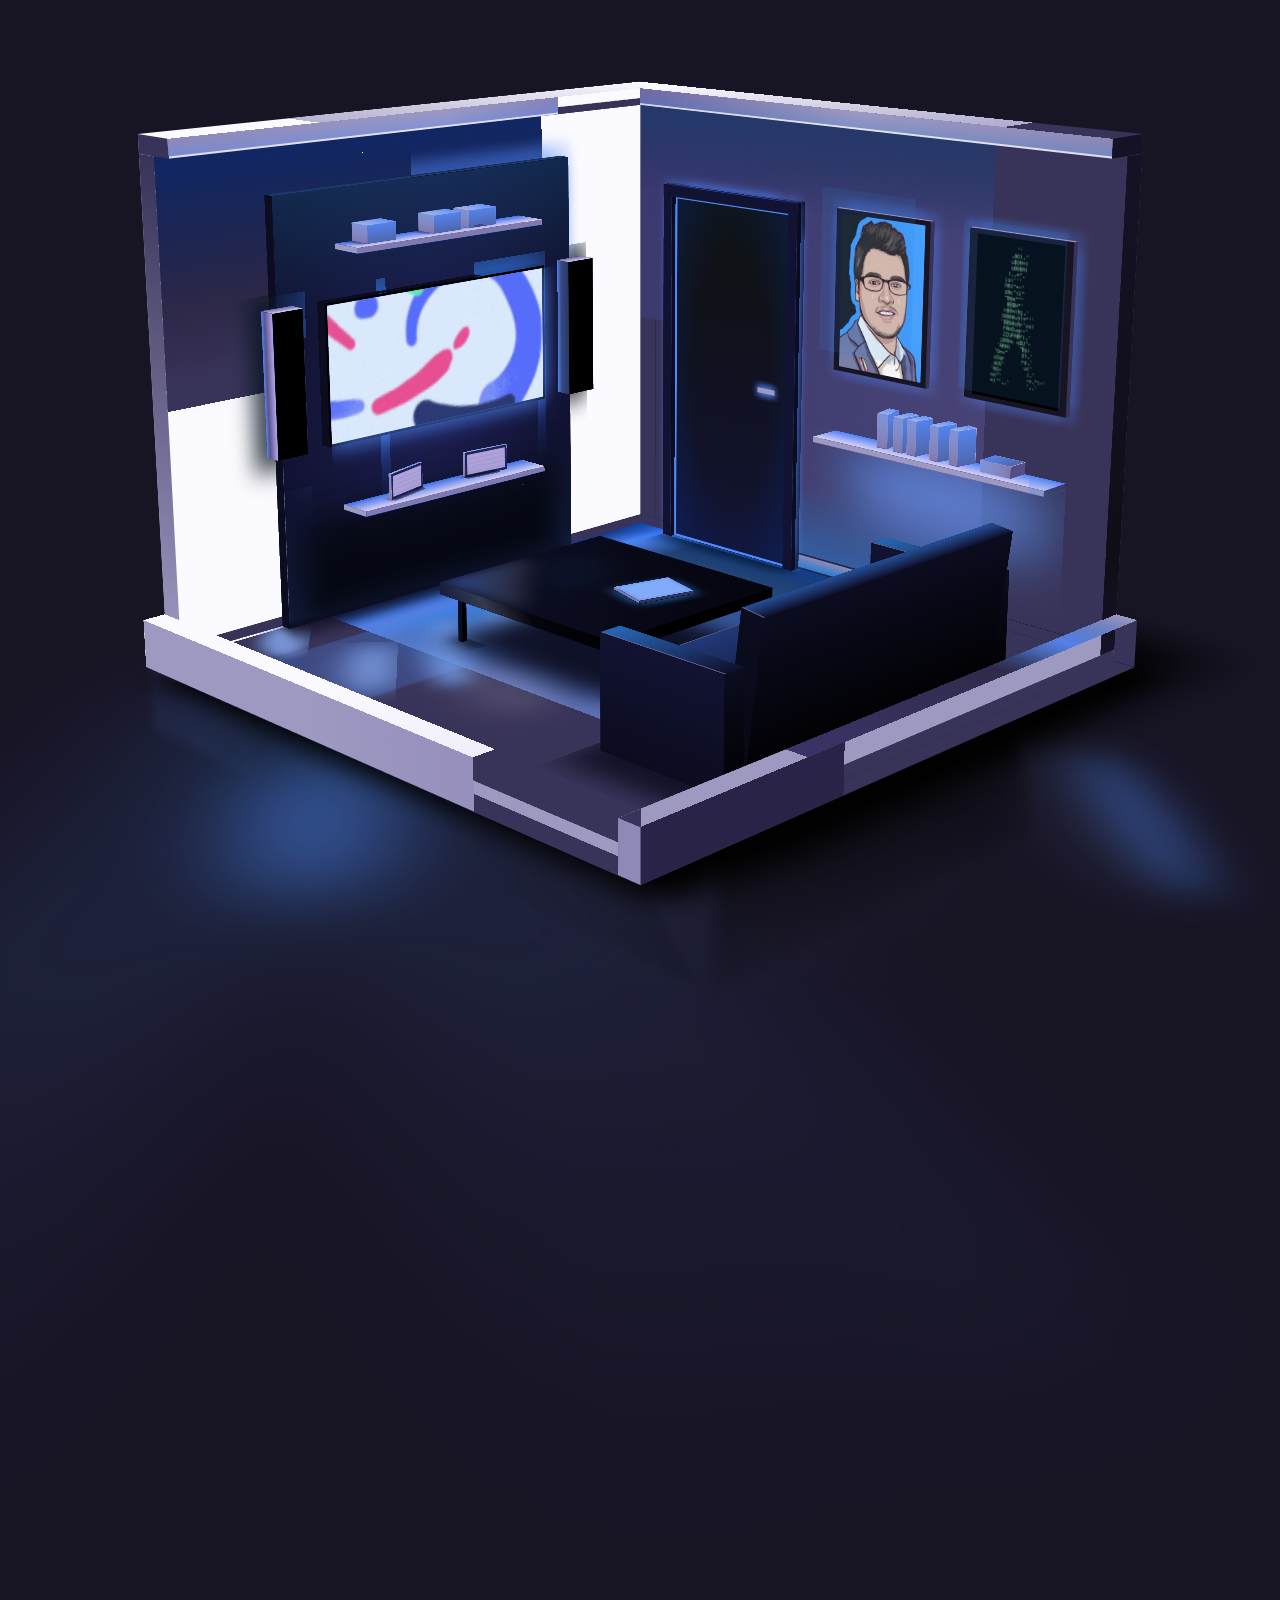
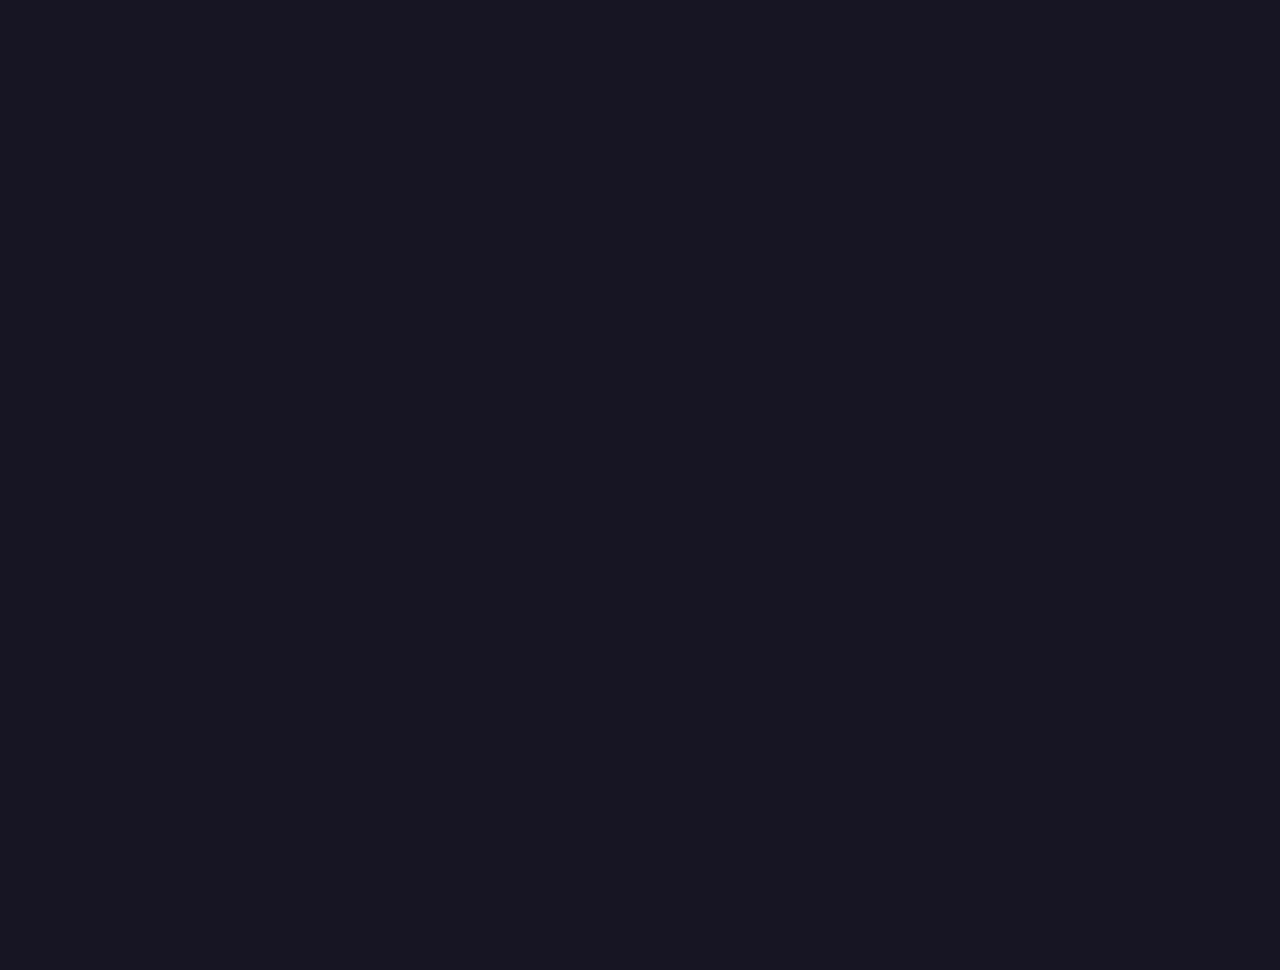
<file: Registration-Deploy/main/iframe/index.html>
<!DOCTYPE html>
<html lang="en" >
<head>
  <meta charset="UTF-8">
  <title>CodePen - 3D Room - Pure CSS</title>
  <meta name="viewport" content="width=device-width, initial-scale=1"><link rel="stylesheet" href="./style.css">

</head>
<body>
<!-- partial:index.partial.html -->
<div class="house" id="h"> 
  <div class="h-lights">
    <div class="h-light"></div>
    <div class="h-light"></div>
    <div class="h-light"></div>
    <div class="h-light"></div>
    <div class="h-light"></div>
    <div class="h-light"></div>
  </div>
  <div class="h-shadow"></div>
  <div class="alt">
    <div class="alt__front face"> </div>
    <div class="alt__back face"> </div>
    <div class="alt__right face"> </div>
    <div class="alt__left face"> </div>
    <div class="alt__top face"> 
      <div class="light"></div>
      <div class="light"></div>
      <div class="light"></div>
      <div class="light"></div>
      <div class="light"></div>
      <div class="light"></div>
      <div class="light"></div>
      <div class="light"></div>
      <div class="light"></div>
    </div>
    <div class="alt__bottom face"> </div>
  </div>
  <div class="alb">
    <div class="alb__front face"> </div>
    <div class="alb__back face"> </div>
    <div class="alb__right face"> </div>
    <div class="alb__left face"> </div>
    <div class="alb__top face"> </div>
    <div class="alb__bottom face"> </div>
  </div>
  <div class="arb">
    <div class="arb__front face"> </div>
    <div class="arb__back face"> </div>
    <div class="arb__right face"> </div>
    <div class="arb__left face"> </div>
    <div class="arb__top face"> </div>
    <div class="arb__bottom face"> </div>
  </div>
  <div class="blt">
    <div class="blt__front face"> </div>
    <div class="blt__back face"> </div>
    <div class="blt__right face"> </div>
    <div class="blt__left face"> </div>
    <div class="blt__top face"> </div>
    <div class="blt__bottom face"> </div>
  </div>
  <div class="blt2">
    <div class="blt2__front face"> </div>
    <div class="blt2__back face"> </div>
    <div class="blt2__right face"> </div>
    <div class="blt2__left face"> </div>
    <div class="blt2__top face"> </div>
    <div class="blt2__bottom face"> </div>
  </div>
  <div class="blb">
    <div class="blb__front face"> </div>
    <div class="blb__back face"> </div>
    <div class="blb__right face"> </div>
    <div class="blb__left face"> </div>
    <div class="blb__top face"> </div>
    <div class="blb__bottom face"> </div>
  </div>
  <div class="blb2">
    <div class="blb2__front face"> </div>
    <div class="blb2__back face"> </div>
    <div class="blb2__right face"> </div>
    <div class="blb2__left face"> </div>
    <div class="blb2__top face"> </div>
    <div class="blb2__bottom face"> </div>
  </div>
  <div class="puerta-c">
    <div class="puerta">
      <div class="puerta__front face"> </div>
      <div class="puerta__back face"> </div>
      <div class="puerta__right face"> </div>
      <div class="puerta__left face"> </div>
      <div class="puerta__top face"> </div>
      <div class="puerta__bottom face"> </div>
    </div>
    <div class="puerta-l">
      <div class="puerta-l__front face"> </div>
      <div class="puerta-l__back face"> </div>
      <div class="puerta-l__right face"> </div>
      <div class="puerta-l__left face"> </div>
      <div class="puerta-l__top face"> </div>
      <div class="puerta-l__bottom face"> </div>
    </div>
    <div class="puerta-r">
      <div class="puerta-r__front face"> </div>
      <div class="puerta-r__back face"> </div>
      <div class="puerta-r__right face"> </div>
      <div class="puerta-r__left face"> </div>
      <div class="puerta-r__top face"> </div>
      <div class="puerta-r__bottom face"> </div>
    </div>
    <div class="puerta-t">
      <div class="puerta-t__front face"> </div>
      <div class="puerta-t__back face"> </div>
      <div class="puerta-t__right face"> </div>
      <div class="puerta-t__left face"> </div>
      <div class="puerta-t__top face"> </div>
      <div class="puerta-t__bottom face"> </div>
    </div>
  </div>
  <div class="cuadro-l">
    <div class="cuadro-l__front face"> </div>
    <div class="cuadro-l__back face"> </div>
    <div class="cuadro-l__right face"> </div>
    <div class="cuadro-l__left face"> </div>
    <div class="cuadro-l__top face"> </div>
    <div class="cuadro-l__bottom face"> </div>
  </div>
  <div class="cuadro-r">
    <div class="cuadro-r__front face"> </div>
    <div class="cuadro-r__back face"> </div>
    <div class="cuadro-r__right face"> </div>
    <div class="cuadro-r__left face"> </div>
    <div class="cuadro-r__top face"> </div>
    <div class="cuadro-r__bottom face"> </div>
  </div>
  <div class="librero">
    <div class="librero__front face"> </div>
    <div class="librero__back face"> </div>
    <div class="librero__right face"> </div>
    <div class="librero__left face"> </div>
    <div class="librero__top face"> </div>
    <div class="librero__bottom face">    </div>
  </div>
  <div class="libros"> 
    <div class="libro">
      <div class="libro__front face"> </div>
      <div class="libro__back face"> </div>
      <div class="libro__right face"> </div>
      <div class="libro__left face"> </div>
      <div class="libro__top face"> </div>
      <div class="libro__bottom face"> </div>
    </div>
    <div class="libro">
      <div class="libro__front face"> </div>
      <div class="libro__back face"> </div>
      <div class="libro__right face"> </div>
      <div class="libro__left face"> </div>
      <div class="libro__top face"> </div>
      <div class="libro__bottom face"> </div>
    </div>
    <div class="libro">
      <div class="libro__front face"> </div>
      <div class="libro__back face"> </div>
      <div class="libro__right face"> </div>
      <div class="libro__left face"> </div>
      <div class="libro__top face"> </div>
      <div class="libro__bottom face"> </div>
    </div>
    <div class="libro">
      <div class="libro__front face"> </div>
      <div class="libro__back face"> </div>
      <div class="libro__right face"> </div>
      <div class="libro__left face"> </div>
      <div class="libro__top face"> </div>
      <div class="libro__bottom face"> </div>
    </div>
    <div class="libro">
      <div class="libro__front face"> </div>
      <div class="libro__back face"> </div>
      <div class="libro__right face"> </div>
      <div class="libro__left face"> </div>
      <div class="libro__top face"> </div>
      <div class="libro__bottom face"> </div>
    </div>
    <div class="libro">
      <div class="libro__front face"> </div>
      <div class="libro__back face"> </div>
      <div class="libro__right face"> </div>
      <div class="libro__left face"> </div>
      <div class="libro__top face"> </div>
      <div class="libro__bottom face"> </div>
    </div>
  </div>
  <div class="fotos"> 
    <div class="foto">
      <div class="foto__front face"> </div>
      <div class="foto__back face"> </div>
      <div class="foto__right face"> </div>
      <div class="foto__left face"> </div>
      <div class="foto__top face"> </div>
      <div class="foto__bottom face"> </div>
    </div>
    <div class="foto">
      <div class="foto__front face"> </div>
      <div class="foto__back face"> </div>
      <div class="foto__right face"> </div>
      <div class="foto__left face"> </div>
      <div class="foto__top face"> </div>
      <div class="foto__bottom face"> </div>
    </div>
  </div>
  <div class="cajas"> 
    <div class="caja">
      <div class="caja__front face"> </div>
      <div class="caja__back face"> </div>
      <div class="caja__right face"> </div>
      <div class="caja__left face"> </div>
      <div class="caja__top face"> </div>
      <div class="caja__bottom face"> </div>
    </div>
    <div class="caja">
      <div class="caja__front face"> </div>
      <div class="caja__back face"> </div>
      <div class="caja__right face"> </div>
      <div class="caja__left face"> </div>
      <div class="caja__top face"> </div>
      <div class="caja__bottom face"> </div>
    </div>
    <div class="caja">
      <div class="caja__front face"> </div>
      <div class="caja__back face"> </div>
      <div class="caja__right face"> </div>
      <div class="caja__left face"> </div>
      <div class="caja__top face"> </div>
      <div class="caja__bottom face"> </div>
    </div>
  </div>
  <div class="tv">
    <div class="tv__front face"> </div>
    <div class="tv__back face"> </div>
    <div class="tv__right face"> </div>
    <div class="tv__left face"> </div>
    <div class="tv__top face"> </div>
    <div class="tv__bottom face"> </div>
  </div>
  <div class="repisa-t">
    <div class="repisa-t__front face"> </div>
    <div class="repisa-t__back face"> </div>
    <div class="repisa-t__right face"> </div>
    <div class="repisa-t__left face"> </div>
    <div class="repisa-t__top face"> </div>
    <div class="repisa-t__bottom face"> </div>
  </div>
  <div class="repisa-b">
    <div class="repisa-b__front face"> </div>
    <div class="repisa-b__back face"> </div>
    <div class="repisa-b__right face"> </div>
    <div class="repisa-b__left face"> </div>
    <div class="repisa-b__top face"> </div>
    <div class="repisa-b__bottom face"> </div>
  </div>
  <div class="bocina-l">
    <div class="bocina-l__front face"> </div>
    <div class="bocina-l__back face"> </div>
    <div class="bocina-l__right face"> </div>
    <div class="bocina-l__left face"> </div>
    <div class="bocina-l__top face"> </div>
    <div class="bocina-l__bottom face"> </div>
  </div>
  <div class="bocina-r">
    <div class="bocina-r__front face"> </div>
    <div class="bocina-r__back face"> </div>
    <div class="bocina-r__right face"> </div>
    <div class="bocina-r__left face"> </div>
    <div class="bocina-r__top face"> </div>
    <div class="bocina-r__bottom face"> </div>
  </div>
  <div class="muro">
    <div class="muro__front face"> </div>
    <div class="muro__back face"> </div>
    <div class="muro__right face"> </div>
    <div class="muro__left face"> </div>
    <div class="muro__top face"> </div>
    <div class="muro__bottom face"> </div>
  </div>
  <div class="sillon-c">
    <div class="sillon-b">
      <div class="sillon-b__front face"> </div>
      <div class="sillon-b__back face"> </div>
      <div class="sillon-b__right face"> </div>
      <div class="sillon-b__left face"> </div>
      <div class="sillon-b__top face"> </div>
      <div class="sillon-b__bottom face"> </div>
    </div>
    <div class="sillon-t">
      <div class="sillon-t__front face"> </div>
      <div class="sillon-t__back face"> </div>
      <div class="sillon-t__right face"> </div>
      <div class="sillon-t__left face"> </div>
      <div class="sillon-t__top face"> </div>
      <div class="sillon-t__bottom face"> </div>
    </div>
    <div class="sillon-l">
      <div class="sillon-l__front face"> </div>
      <div class="sillon-l__back face"> </div>
      <div class="sillon-l__right face"> </div>
      <div class="sillon-l__left face"> </div>
      <div class="sillon-l__top face"> </div>
      <div class="sillon-l__bottom face"> </div>
    </div>
    <div class="sillon-r">
      <div class="sillon-r__front face"> </div>
      <div class="sillon-r__back face"> </div>
      <div class="sillon-r__right face"> </div>
      <div class="sillon-r__left face"> </div>
      <div class="sillon-r__top face"> </div>
      <div class="sillon-r__bottom face"> </div>
    </div>
  </div>
  <div class="mesa-c">
    <div class="mesa">
      <div class="mesa__front face"> </div>
      <div class="mesa__back face"> </div>
      <div class="mesa__right face"> </div>
      <div class="mesa__left face"> </div>
      <div class="mesa__top face"> </div>
      <div class="mesa__bottom face"> </div>
    </div>
    <div class="mesa-p">
      <div class="mesa-p__front face"> </div>
      <div class="mesa-p__back face"> </div>
      <div class="mesa-p__right face"> </div>
      <div class="mesa-p__left face"> </div>
      <div class="mesa-p__top face"> </div>
      <div class="mesa-p__bottom face"> </div>
    </div>
    <div class="mesa-p">
      <div class="mesa-p__front face"> </div>
      <div class="mesa-p__back face"> </div>
      <div class="mesa-p__right face"> </div>
      <div class="mesa-p__left face"> </div>
      <div class="mesa-p__top face"> </div>
      <div class="mesa-p__bottom face"> </div>
    </div>
    <div class="mesa-p">
      <div class="mesa-p__front face"> </div>
      <div class="mesa-p__back face"> </div>
      <div class="mesa-p__right face"> </div>
      <div class="mesa-p__left face"> </div>
      <div class="mesa-p__top face"> </div>
      <div class="mesa-p__bottom face"> </div>
    </div>
    <div class="mesa-p">
      <div class="mesa-p__front face"> </div>
      <div class="mesa-p__back face"> </div>
      <div class="mesa-p__right face"> </div>
      <div class="mesa-p__left face"> </div>
      <div class="mesa-p__top face"> </div>
      <div class="mesa-p__bottom face"> </div>
    </div>
    <div class="mesa-shadow"></div>
  </div>
  <div class="tablet">
    <div class="tablet__front face"> </div>
    <div class="tablet__back face"> </div>
    <div class="tablet__right face"> </div>
    <div class="tablet__left face"> </div>
    <div class="tablet__top face"> </div>
    <div class="tablet__bottom face">    </div>
  </div>
</div>
<!-- partial -->
  <script  src="./script.js"></script>

</body>
</html>
</file>
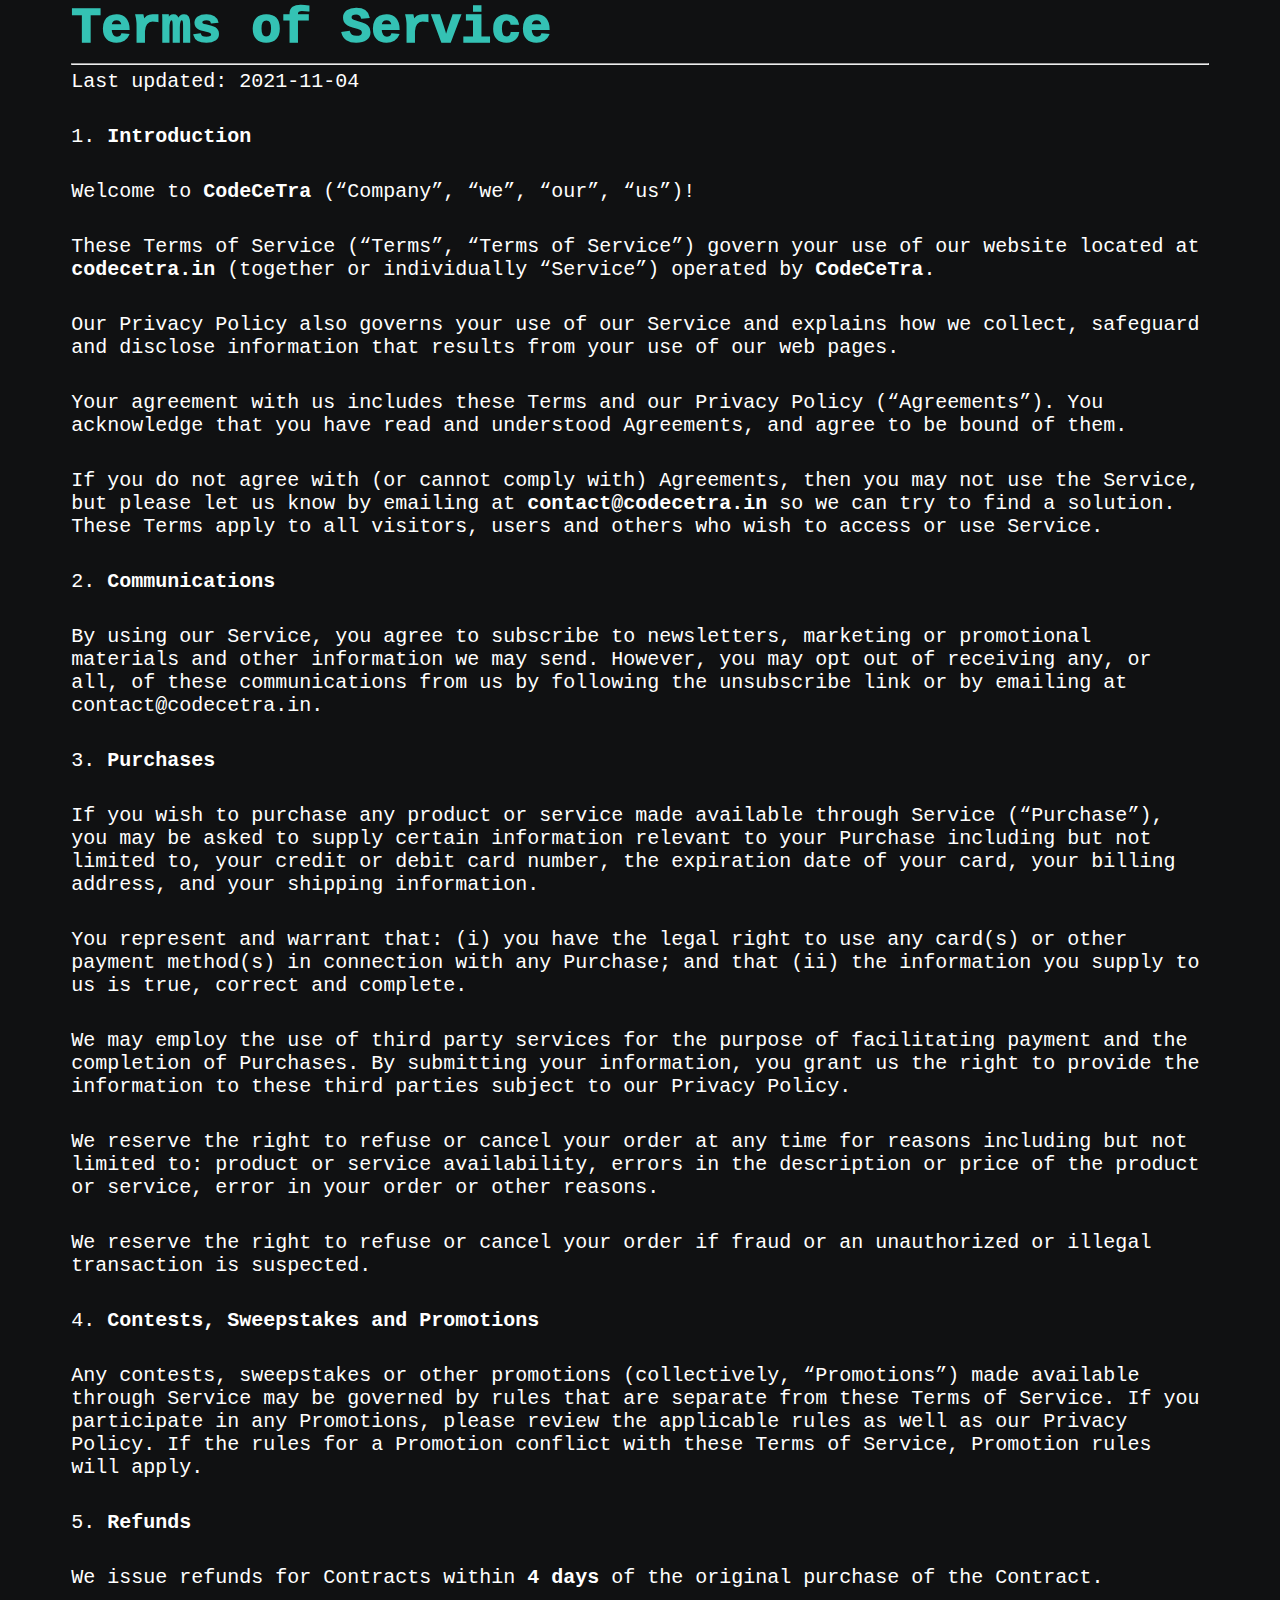
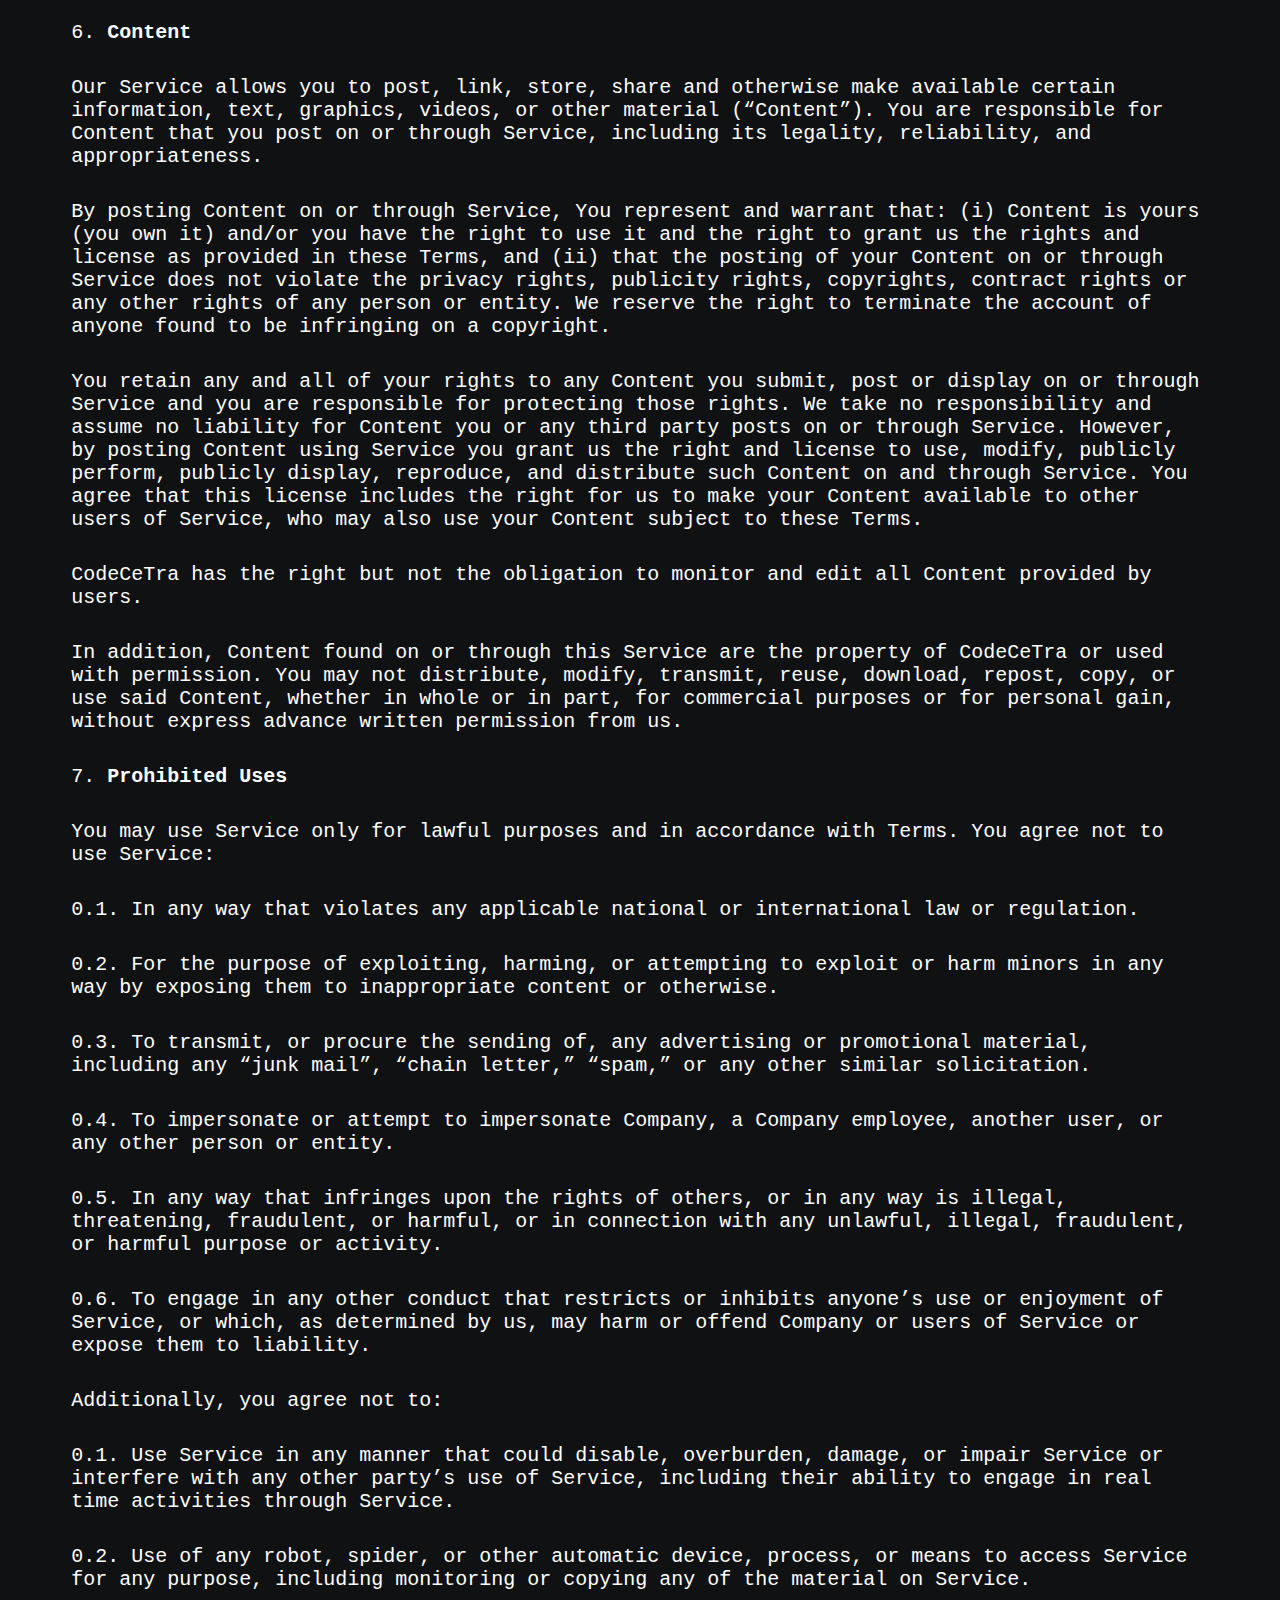
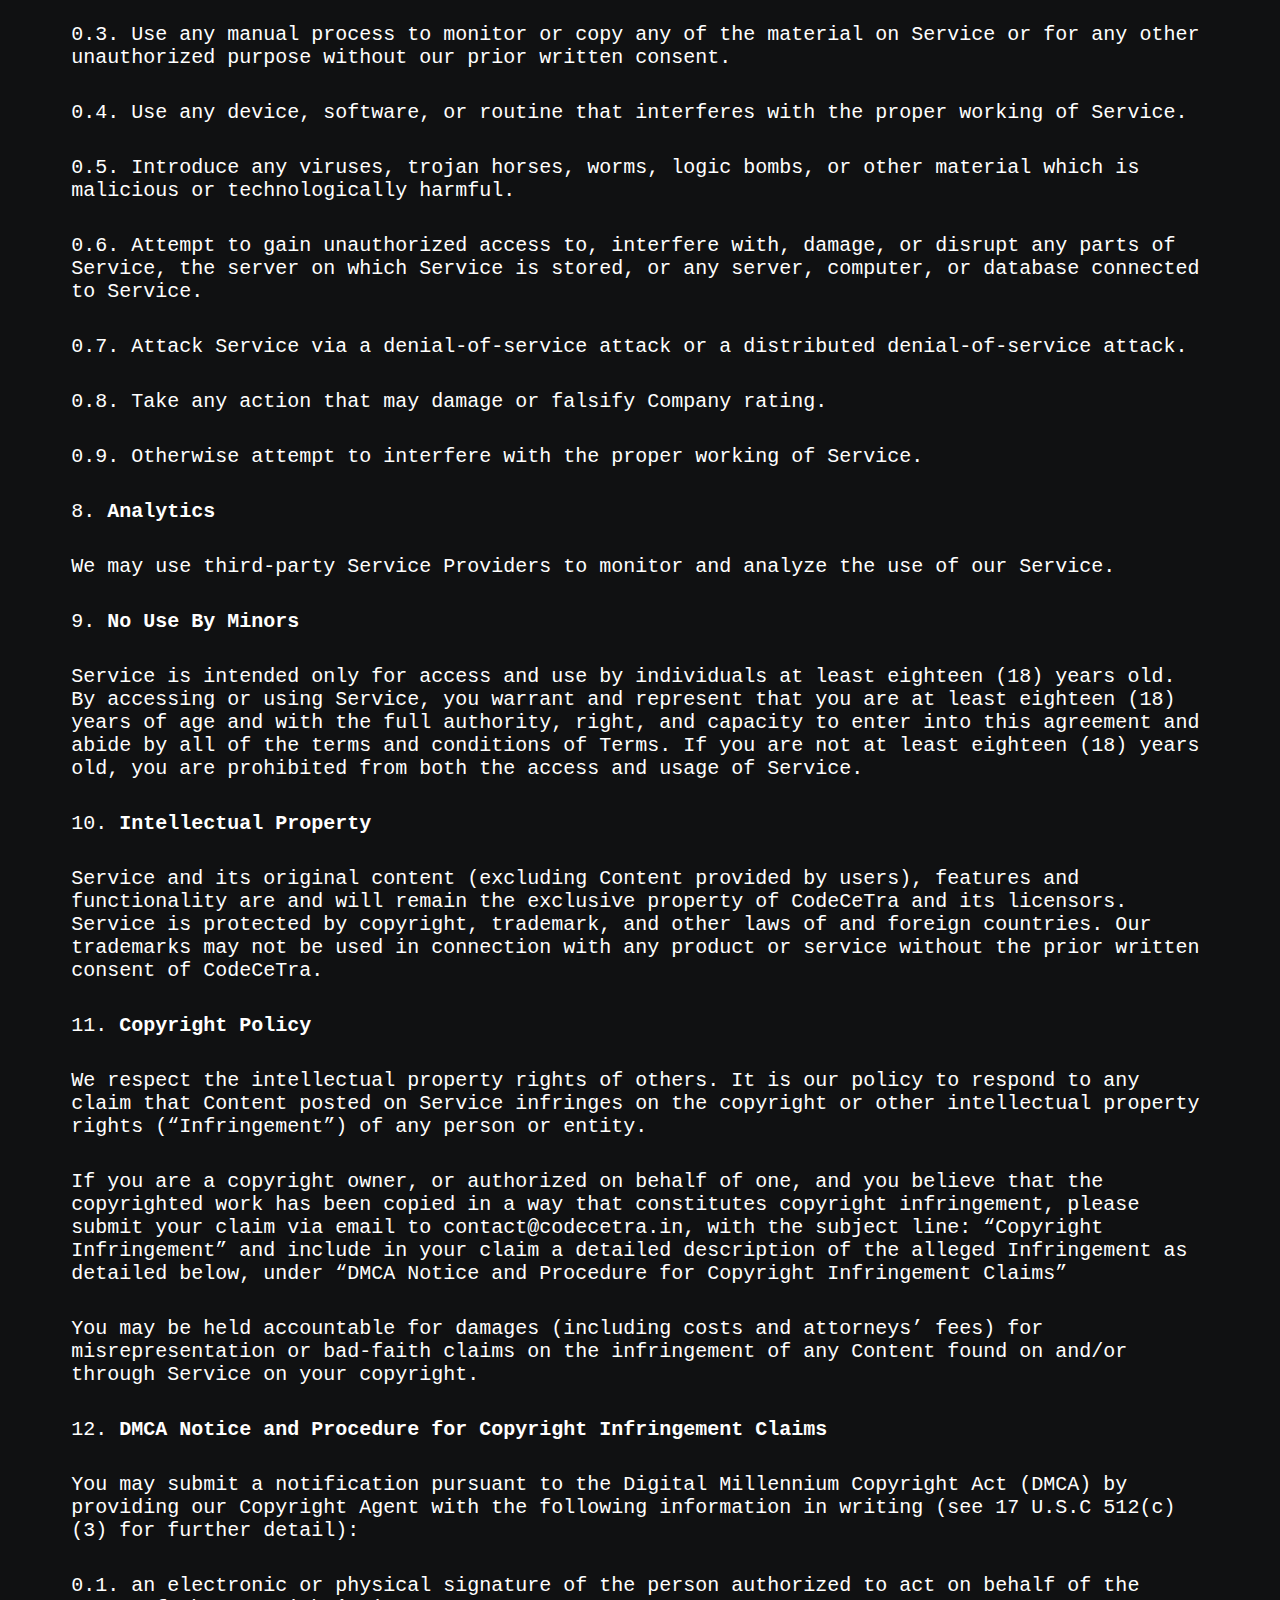
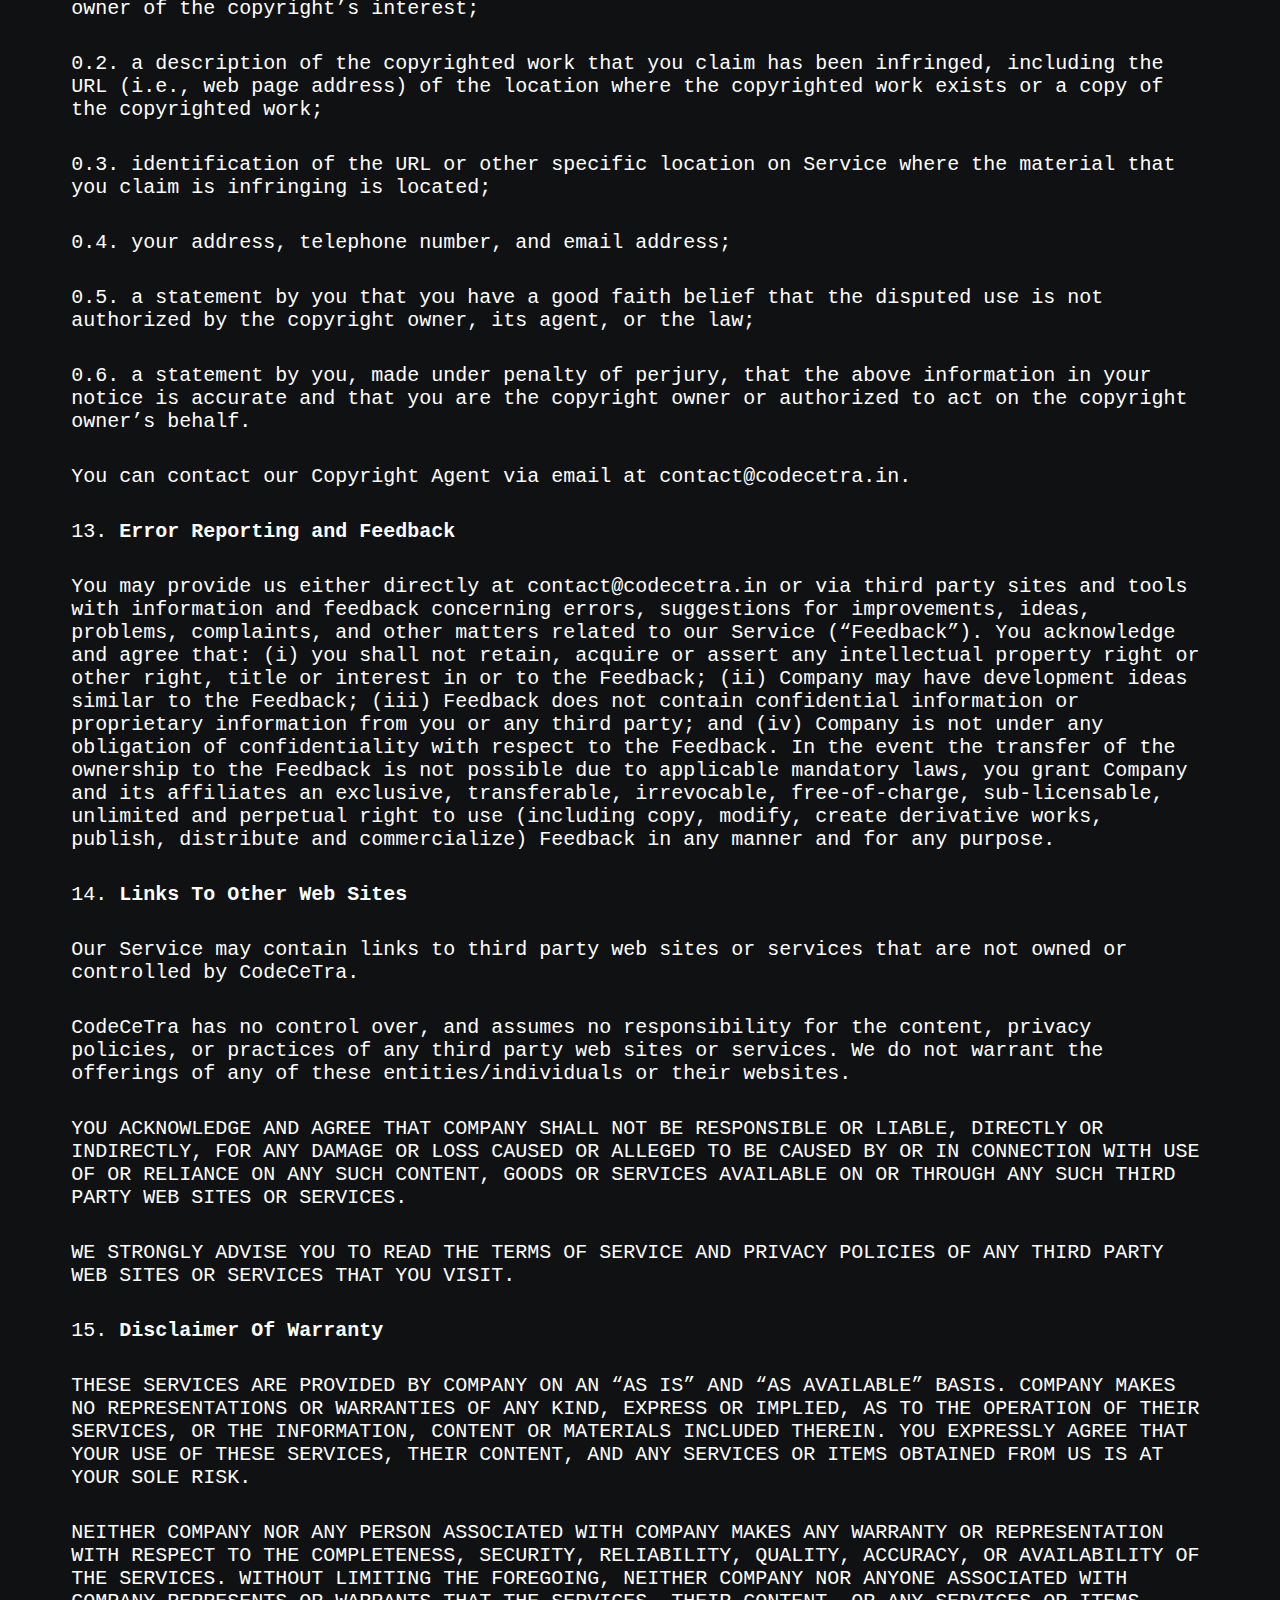
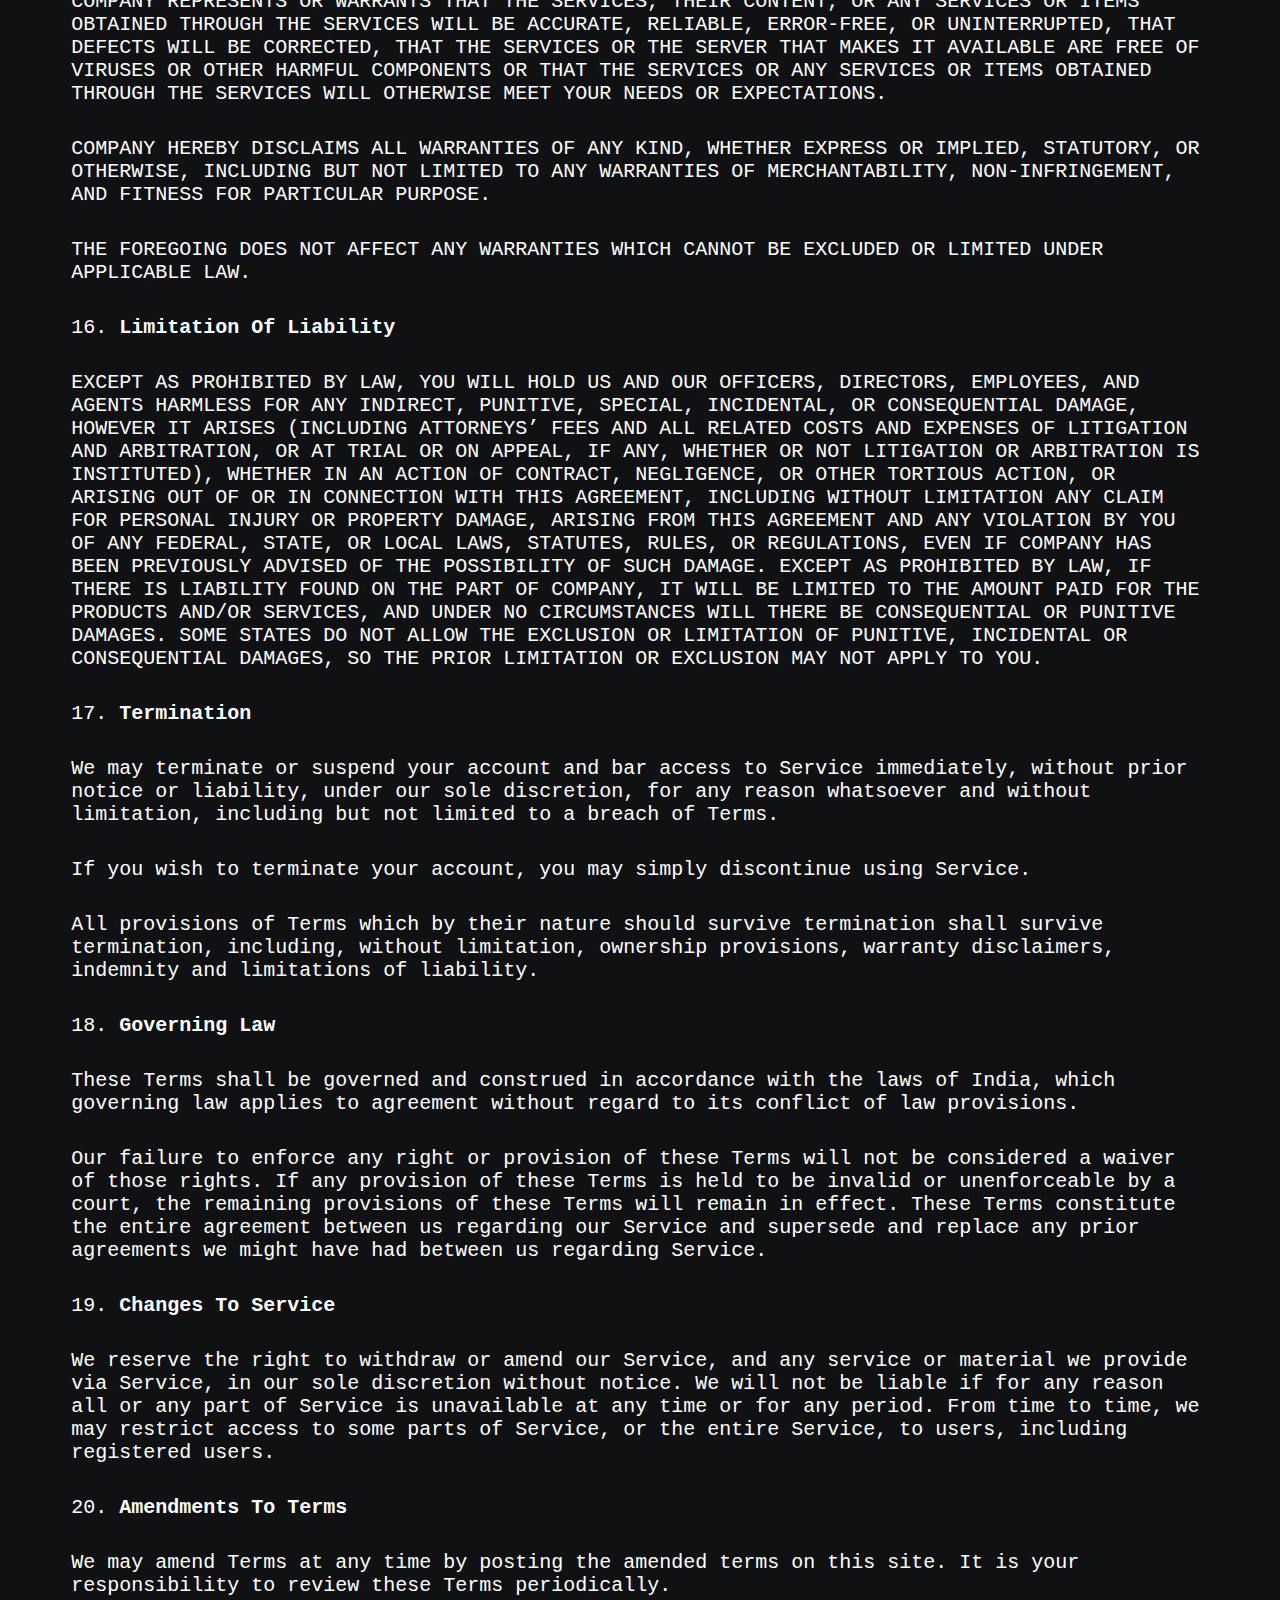
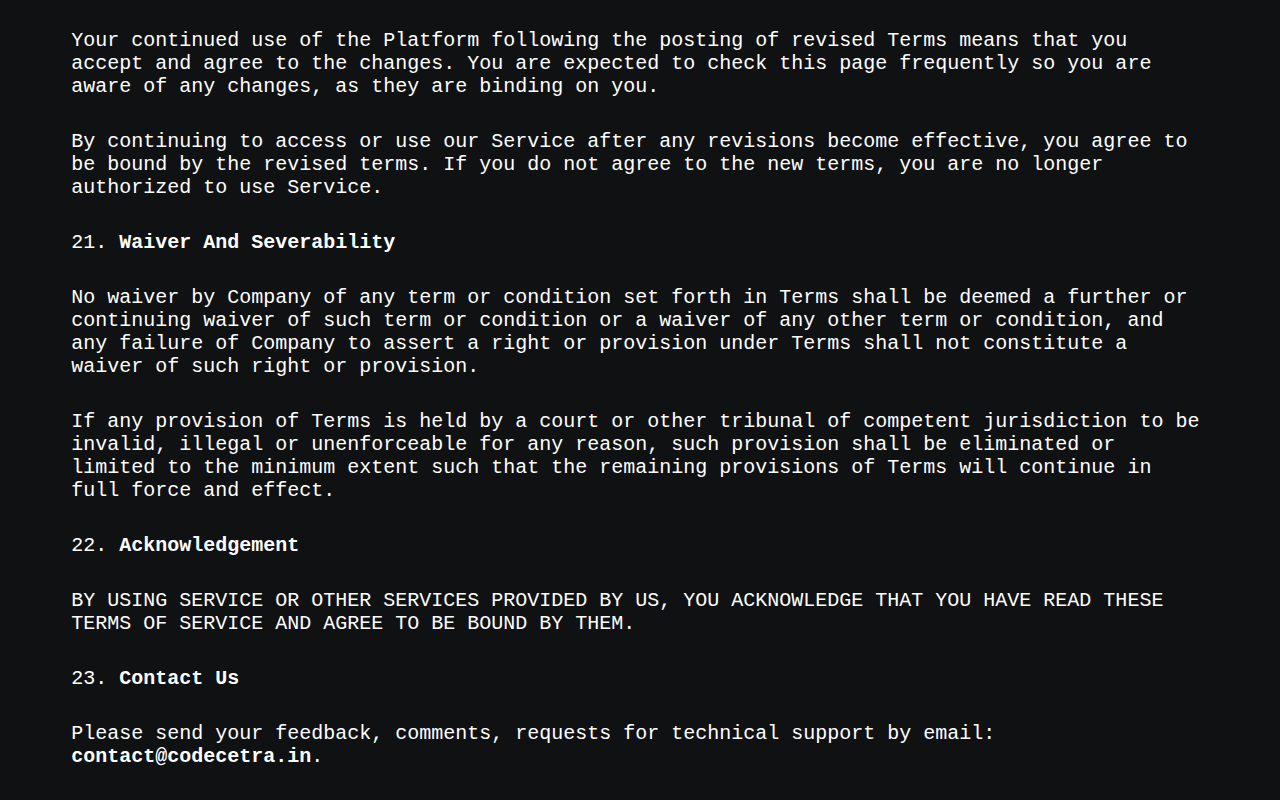
<file: Registration-Deploy/main/tos.html>
<!DOCTYPE html>
<html lang="en">

<head>
    <meta charset="UTF-8">
    <meta http-equiv="X-UA-Compatible" content="IE=edge">
    <meta name="viewport" content="width=device-width, initial-scale=1.0">
    <title>CodeCeTra | Terms of Service</title>
   
    

    <!-- favicons
    ================================================== -->
    <link rel="apple-touch-icon" sizes="180x180" href="images/favicon.png">
    <link rel="icon" type="image/png" sizes="32x32" href="images/favicon.png">
    <link rel="icon" type="image/png" sizes="16x16" href="images/favicon.png">
</head>
<style>
    :root{--color-black:#000000;--color-gray-19:#020202;--color-gray-18:#040404;--color-gray-17:#060607;--color-gray-16:#080809;--color-gray-15:#0a0b0b;--color-gray-14:#0c0d0d;--color-gray-13:#0e0f0f;--color-gray-12:#101112;--color-gray-11:#121314;--color-gray-10:#141516;--color-gray-9:#2c2c2d;--color-text:var(--color-gray-5);--color-text-dark:var(--color-white);--color-text-light:var(--color-gray-6);--color-placeholder:var(--color-gray-6);--color-body:var(--color-gray-12);--color-border:rgba(255, 255, 255, 0.05);--border-radius:3px}:root{--base-size:62.5%;--multiplier:1;--base-font-size:calc(1.8rem * var(--multiplier));--space:calc(3.2rem * var(--multiplier));--vspace-0_125:calc(0.125 * var(--space));--vspace-0_25:calc(0.25 * var(--space));--vspace-0_375:calc(0.375 * var(--space));--vspace-0_5:calc(0.5 * var(--space));--vspace-0_625:calc(0.625 * var(--space));--vspace-0_75:calc(0.75 * var(--space));--vspace-0_875:calc(0.875 * var(--space));--vspace-1:calc(var(--space));--vspace-1_25:calc(1.25 * var(--space));--vspace-1_5:calc(1.5 * var(--space));--vspace-1_75:calc(1.75 * var(--space));--vspace-2:calc(2 * var(--space));--vspace-2_5:calc(2.5 * var(--space));--vspace-3:calc(3 * var(--space));--vspace-3_5:calc(3.5 * var(--space));--vspace-4:calc(4 * var(--space));--vspace-4_5:calc(4.5 * var(--space));--vspace-5:calc(5 * var(--space));--text-scale-ratio:1.2;--text-size:var(--base-font-size);--text-xs:calc(
      (var(--text-size) / var(--text-scale-ratio)) / var(--text-scale-ratio)
    );--text-sm:calc(var(--text-xs) * var(--text-scale-ratio));--text-md:calc(
      var(--text-sm) * var(--text-scale-ratio) * var(--text-scale-ratio)
    );--text-lg:calc(var(--text-md) * var(--text-scale-ratio));--text-xl:calc(var(--text-lg) * var(--text-scale-ratio));--text-xxl:calc(var(--text-xl) * var(--text-scale-ratio));--text-xxxl:calc(var(--text-xxl) * var(--text-scale-ratio));--text-display-1:calc(var(--text-xxxl) * var(--text-scale-ratio));--text-display-2:calc(var(--text-display-1) * var(--text-scale-ratio));--text-display-3:calc(var(--text-display-2) * var(--text-scale-ratio));--vspace-btn:var(--vspace-2)}@media screen and (max-width:600px){:root{--multiplier:0.875}}:root{--width-full:100%;--width-max:1200px;--width-wide:1400px;--width-wider:1600px;--width-widest:1800px;--width-narrow:1000px;--width-narrower:800px;--width-grid-max:var(--width-max);--gutter:2rem}@media screen and (max-width:1200px){:root{--gutter:1.8rem}}@media screen and (max-width:600px){:root{--gutter:1rem}}html{line-height:1.15;-webkit-text-size-adjust:100%}body{margin:0}main{display:block}h1{font-size:2em;margin:.67em 0}hr{box-sizing:content-box;height:0;overflow:visible}pre{font-family:monospace,monospace;font-size:1em}a{background-color:transparent}abbr[title]{border-bottom:none;text-decoration:underline;text-decoration:underline dotted}b,strong{font-weight:bolder}code,kbd,samp{font-family:monospace,monospace;font-size:1em}small{font-size:80%}sub,sup{font-size:75%;line-height:0;position:relative;vertical-align:baseline}sub{bottom:-.25em}sup{top:-.5em}img{border-style:none}button,input,optgroup,select,textarea{font-family:inherit;font-size:100%;line-height:1.15;margin:0}button,input{overflow:visible}button,select{text-transform:none}[type=button],[type=reset],[type=submit],button{-webkit-appearance:button}[type=button]::-moz-focus-inner,[type=reset]::-moz-focus-inner,[type=submit]::-moz-focus-inner,button::-moz-focus-inner{border-style:none;padding:0}[type=button]:-moz-focusring,[type=reset]:-moz-focusring,[type=submit]:-moz-focusring,button:-moz-focusring{outline:1px dotted ButtonText}fieldset{padding:.35em .75em .625em}legend{box-sizing:border-box;color:inherit;display:table;max-width:100%;padding:0;white-space:normal}progress{vertical-align:baseline}textarea{overflow:auto}[type=checkbox],[type=radio]{box-sizing:border-box;padding:0}[type=number]::-webkit-inner-spin-button,[type=number]::-webkit-outer-spin-button{height:auto}[type=search]{-webkit-appearance:textfield;outline-offset:-2px}[type=search]::-webkit-search-decoration{-webkit-appearance:none}::-webkit-file-upload-button{-webkit-appearance:button;font:inherit}details{display:block}summary{display:list-item}template{display:none}[hidden]{display:none}html{font-size:var(--base-size);box-sizing:border-box}*,::after,::before{box-sizing:inherit}body,html{height:100%}body{background-color:var(--color-body);-webkit-overflow-scrolling:touch;-webkit-text-size-adjust:100%;-webkit-tap-highlight-color:transparent;-webkit-font-smoothing:antialiased;-moz-osx-font-smoothing:grayscale}p{font-size:inherit;text-rendering:optimizeLegibility}a{text-decoration:none}img,svg,video{max-width:100%;height:auto}pre{overflow:auto}blockquote,dd,div,dl,dt,form,h1,h2,h3,h4,h5,h6,li,ol,p,pre,td,th,ul{margin:0;padding:0}input[type=email],input[type=number],input[type=password],input[type=search],input[type=tel],input[type=text],input[type=url],textarea{-webkit-appearance:none;-moz-appearance:none;appearance:none}.row{width:92%;max-width:var(--width-grid-max);margin:0 auto;display:flex;flex-flow:row wrap}.row .row{width:auto;max-width:none;margin-left:calc(var(--gutter) * -1);margin-right:calc(var(--gutter) * -1)}.column{display:block;flex:1 1 0%;padding:0 var(--gutter)}.collapse>.column,.column.collapse{padding:0}.row.row-wrap{flex-wrap:wrap}.row.row-nowrap{flex-wrap:nowrap}.row.row-y-top{align-items:flex-start}.row.row-y-bottom{align-items:flex-end}.row.row-y-center{align-items:center}.row.row-stretch{align-items:stretch}.row.row-baseline{align-items:baseline}.row.row-x-left{justify-content:flex-start}.row.row-x-right{justify-content:flex-end}.row.row-x-center{justify-content:center}.lg-1{flex:none;width:8.33333%}.lg-2{flex:none;width:16.66667%}.lg-3{flex:none;width:25%}.lg-4{flex:none;width:33.33333%}.lg-5{flex:none;width:41.66667%}.lg-6{flex:none;width:50%}.lg-7{flex:none;width:58.33333%}.lg-8{flex:none;width:66.66667%}.lg-9{flex:none;width:75%}.lg-10{flex:none;width:83.33333%}.lg-11{flex:none;width:91.66667%}.lg-12{flex:none;width:100%}.block-lg-one-eight>.column{flex:none;width:12.5%}.block-lg-one-sixth>.column{flex:none;width:16.66667%}.block-lg-one-fifth>.column{flex:none;width:20%}.block-lg-one-fourth>.column{flex:none;width:25%}.block-lg-one-third>.column{flex:none;width:33.33333%}.block-lg-one-half>.column{flex:none;width:50%}.block-lg-whole>.column{flex:none;width:100%}@media screen and (max-width:1200px){.md-1{flex:none;width:8.33333%}.md-2{flex:none;width:16.66667%}.md-3{flex:none;width:25%}.md-4{flex:none;width:33.33333%}.md-5{flex:none;width:41.66667%}.md-6{flex:none;width:50%}.md-7{flex:none;width:58.33333%}.md-8{flex:none;width:66.66667%}.md-9{flex:none;width:75%}.md-10{flex:none;width:83.33333%}.md-11{flex:none;width:91.66667%}.md-12{flex:none;width:100%}.block-md-one-eight>.column{flex:none;width:12.5%}.block-md-one-sixth>.column{flex:none;width:16.66667%}.block-md-one-fifth>.column{flex:none;width:20%}.block-md-one-fourth>.column{flex:none;width:25%}.block-md-one-third>.column{flex:none;width:33.33333%}.block-md-one-half>.column{flex:none;width:50%}.block-md-whole>.column{flex:none;width:100%}.hide-on-md{display:none}}@media screen and (max-width:800px){.tab-1{flex:none;width:8.33333%}.tab-2{flex:none;width:16.66667%}.tab-3{flex:none;width:25%}.tab-4{flex:none;width:33.33333%}.tab-5{flex:none;width:41.66667%}.tab-6{flex:none;width:50%}.tab-7{flex:none;width:58.33333%}.tab-8{flex:none;width:66.66667%}.tab-9{flex:none;width:75%}.tab-10{flex:none;width:83.33333%}.tab-11{flex:none;width:91.66667%}.tab-12{flex:none;width:100%}.block-tab-one-eight>.column{flex:none;width:12.5%}.block-tab-one-sixth>.column{flex:none;width:16.66667%}.block-tab-one-fifth>.column{flex:none;width:20%}.block-tab-one-fourth>.column{flex:none;width:25%}.block-tab-one-third>.column{flex:none;width:33.33333%}.block-tab-one-half>.column{flex:none;width:50%}.block-tab-whole>.column{flex:none;width:100%}.hide-on-tab{display:none}}@media screen and (max-width:600px){.row{width:100%;padding-left:6vw;padding-right:6vw}.row .row{padding-left:0;padding-right:0}.mob-1{flex:none;width:8.33333%}.mob-2{flex:none;width:16.66667%}.mob-3{flex:none;width:25%}.mob-4{flex:none;width:33.33333%}.mob-5{flex:none;width:41.66667%}.mob-6{flex:none;width:50%}.mob-7{flex:none;width:58.33333%}.mob-8{flex:none;width:66.66667%}.mob-9{flex:none;width:75%}.mob-10{flex:none;width:83.33333%}.mob-11{flex:none;width:91.66667%}.mob-12{flex:none;width:100%}.block-mob-one-eight>.column{flex:none;width:12.5%}.block-mob-one-sixth>.column{flex:none;width:16.66667%}.block-mob-one-fifth>.column{flex:none;width:20%}.block-mob-one-fourth>.column{flex:none;width:25%}.block-mob-one-third>.column{flex:none;width:33.33333%}.block-mob-one-half>.column{flex:none;width:50%}.block-mob-whole>.column{flex:none;width:100%}.hide-on-mob{display:none}}@media screen and (max-width:400px){.row .row{margin-left:0;margin-right:0}.block-stack>.column,.column{flex:none;width:100%;margin-left:0;margin-right:0;padding:0}.hide-on-sm{display:none}}@media screen and (max-width:1000px){.block-stack-on-1000>.column,.stack-on-1000{flex:none;width:100%;margin-left:0;margin-right:0}}@media screen and (max-width:700px){.block-stack-on-700>.column,.stack-on-700{flex:none;width:100%;margin-left:0;margin-right:0}}@media screen and (max-width:550px){.block-stack-on-550>.column,.stack-on-550{flex:none;width:100%;margin-left:0;margin-right:0}}.btn,button,fieldset{margin-bottom:var(--vspace-0_5)}.ss-custom-select,.video-container,blockquote,dl,figcaption,figure,form,img,input,ol,p,pre,select,table,textarea,ul{margin-bottom:var(--vspace-1)}#preloader{position:fixed;display:flex;flex-flow:row wrap;justify-content:center;align-items:center;background:var(--color-body);z-index:500;height:100vh;width:100%;opacity:1}.no-js #preloader{display:none}#loader{width:var(--vspace-2);height:var(--vspace-2);padding:0;background-color:#fff;border-radius:100%;-webkit-animation:sk-scaleout 1s infinite ease-in-out;animation:sk-scaleout 1s infinite ease-in-out}@-webkit-keyframes sk-scaleout{0%{-webkit-transform:scale(0);transform:scale(0)}100%{-webkit-transform:scale(1);transform:scale(1);opacity:0}}@keyframes sk-scaleout{0%{transform:scale(0)}100%{transform:scale(1);opacity:0}}::-webkit-input-placeholder{color:var(--color-placeholder)}:-moz-placeholder{color:var(--color-placeholder);opacity:1}::-moz-placeholder{color:var(--color-placeholder);opacity:1}:-ms-input-placeholder{color:var(--color-placeholder)}::-ms-input-placeholder{color:var(--color-placeholder)}::placeholder{color:var(--color-placeholder)}input:-webkit-autofill,input:-webkit-autofill:focus,input:-webkit-autofill:hover,select:-webkit-autofill,select:-webkit-autofill:focus,select:-webkit-autofill:hover,textarea:-webkit-autofill,textarea:-webkit-autofill:focus,textarea:-webkit-autofill:hover{-webkit-text-fill-color:var(--color-1);transition:background-color 5000s ease-in-out 0s}.wide{max-width:var(--width-wide)}.wider{max-width:var(--width-wider)}.narrow{max-width:var(--width-narrow)}.body-text-sm{font-size:calc(var(--text-size) * .8889);line-height:calc(.9375 * var(--space))}.screen-reader-text{clip:rect(1px,1px,1px,1px);clip-path:inset(50%);height:1px;width:1px;margin:-1px;overflow:visible;padding:0;border:0;position:absolute;word-wrap:normal!important}[data-animate-el]{opacity:0}.basicLightbox iframe{width:880px;aspect-ratio:16/9}img.u-pull-right{margin:var(--vspace-0_5) 0 var(--vspace-0_5) var(--vspace-0_875)}img.u-pull-left{margin:var(--vspace-0_5) var(--vspace-0_875) var(--vspace-0_5) 0}.text-pretitle{font-family:var(--font-2);font-size:var(--text-sm);font-weight:600;color:var(--color-body);text-transform:uppercase;letter-spacing:.3em;margin-top:0;margin-left:.2rem;margin-bottom:0;position:relative}.section-header--dark .text-pretitle{color:var(--color-1)}.text-display-title{--text-display-title-size:5.6rem;--text-multiplier:1;font-family:var(--font-2);font-size:calc(var(--text-display-title-size) * var(--text-multiplier));font-weight:600;line-height:1.2857;margin-top:0}@media screen and (max-width:1000px){.text-display-title{--text-multiplier:0.9286}}@media screen and (max-width:900px){.text-display-title{--text-multiplier:0.8214}}@media screen and (max-width:800px){.section-header{max-width:600px}.text-display-title br{display:none}}@media screen and (max-width:600px){.section-header.has-bottom-sep::before{width:300px}.text-display-title{--text-multiplier:0.75}}@media screen and (max-width:500px){.text-display-title{--text-multiplier:0.6786}}@media screen and (max-width:400px){.section-header.has-bottom-sep::before{width:240px}.text-pretitle{font-size:var(--text-xs)}.text-display-title{--text-multiplier:0.6071}}.s-pagewrap{--header-height:7.2rem;display:flex;flex-direction:column;min-height:100%;overflow:visible;position:relative}p{color:#fff;font-family:'Courier New',Courier,monospace;font-weight:400;font-size:2em}a{color:#34c2b4}h1{color:#34c2b4;font-family:'Courier New',Courier,monospace;font-weight:1000;font-size:5em}body{overflow-y:visible;overflow-x:hidden}html{scrollbar-width:normal;scrollbar-color:#777 #101112}html::-webkit-scrollbar{width:.6vw}html::-webkit-scrollbar-thumb{background-color:#7775;border-radius:8px}html::-webkit-scrollbar-thumb:hover{background-color:#fff}html::-webkit-scrollbar-track{background-color:#101112}li{color:#34c2b4;font-family:'Courier New',Courier,monospace;font-weight:1000;font-size:1em}h2{color:#34c2b4;font-family:'Courier New',Courier,monospace;font-weight:1000;font-size:2em}ul{color:#34c2b4;font-family:'Courier New',Courier,monospace;font-weight:1000;font-size:2em}.mail{color:#34c2b4}h3{color:#34c2b4;font-family:'Courier New',Courier,monospace;font-weight:1000;font-size:3em;text-decoration:underline}
</style>

<body id="top">

    

        <div class="row">
           

            <div class="column lg-12 intro">
                <h1>Terms of Service</h1>
                <hr>
                
                <p>Last updated: 2021-11-04</p>
<p>1. <b>Introduction</b></p>
<p>Welcome to <b>CodeCeTra</b> (“Company”, “we”, “our”, “us”)!</p>
<p>These Terms of Service (“Terms”, “Terms of Service”) govern your use of our website located at <b>codecetra.in</b> (together or individually “Service”) operated by <b>CodeCeTra</b>.</p>
<p>Our Privacy Policy also governs your use of our Service and explains how we collect, safeguard and disclose information that results from your use of our web pages.</p>
<p>Your agreement with us includes these Terms and our Privacy Policy (“Agreements”). You acknowledge that you have read and understood Agreements, and agree to be bound of them.</p>
<p>If you do not agree with (or cannot comply with) Agreements, then you may not use the Service, but please let us know by emailing at <b>contact@codecetra.in</b> so we can try to find a solution. These Terms apply to all visitors, users and others who wish to access or use Service.</p>
<p>2. <b>Communications</b></p>
<p>By using our Service, you agree to subscribe to newsletters, marketing or promotional materials and other information we may send. However, you may opt out of receiving any, or all, of these communications from us by following the unsubscribe link or by emailing at contact@codecetra.in.</p>
<p>3. <b>Purchases</b></p><p>If you wish to purchase any product or service made available through Service (“Purchase”), you may be asked to supply certain information relevant to your Purchase including but not limited to, your credit or debit card number, the expiration date of your card, your billing address, and your shipping information.</p><p>You represent and warrant that: (i) you have the legal right to use any card(s) or other payment method(s) in connection with any Purchase; and that (ii) the information you supply to us is true, correct and complete.</p><p>We may employ the use of third party services for the purpose of facilitating payment and the completion of Purchases. By submitting your information, you grant us the right to provide the information to these third parties subject to our Privacy Policy.</p><p>We reserve the right to refuse or cancel your order at any time for reasons including but not limited to: product or service availability, errors in the description or price of the product or service, error in your order or other reasons.</p><p>We reserve the right to refuse or cancel your order if fraud or an unauthorized or illegal transaction is suspected.</p>
<p>4. <b>Contests, Sweepstakes and Promotions</b></p>
<p>Any contests, sweepstakes or other promotions (collectively, “Promotions”) made available through Service may be governed by rules that are separate from these Terms of Service. If you participate in any Promotions, please review the applicable rules as well as our Privacy Policy. If the rules for a Promotion conflict with these Terms of Service, Promotion rules will apply.</p>

<p>5. <b>Refunds</b></p><p>We issue refunds for Contracts within <b>4 days</b> of the original purchase of the Contract.</p>
<p>6. <b>Content</b></p><p>Our Service allows you to post, link, store, share and otherwise make available certain information, text, graphics, videos, or other material (“Content”). You are responsible for Content that you post on or through Service, including its legality, reliability, and appropriateness.</p><p>By posting Content on or through Service, You represent and warrant that: (i) Content is yours (you own it) and/or you have the right to use it and the right to grant us the rights and license as provided in these Terms, and (ii) that the posting of your Content on or through Service does not violate the privacy rights, publicity rights, copyrights, contract rights or any other rights of any person or entity. We reserve the right to terminate the account of anyone found to be infringing on a copyright.</p><p>You retain any and all of your rights to any Content you submit, post or display on or through Service and you are responsible for protecting those rights. We take no responsibility and assume no liability for Content you or any third party posts on or through Service. However, by posting Content using Service you grant us the right and license to use, modify, publicly perform, publicly display, reproduce, and distribute such Content on and through Service. You agree that this license includes the right for us to make your Content available to other users of Service, who may also use your Content subject to these Terms.</p><p>CodeCeTra has the right but not the obligation to monitor and edit all Content provided by users.</p><p>In addition, Content found on or through this Service are the property of CodeCeTra or used with permission. You may not distribute, modify, transmit, reuse, download, repost, copy, or use said Content, whether in whole or in part, for commercial purposes or for personal gain, without express advance written permission from us.</p>
<p>7. <b>Prohibited Uses</b></p>
<p>You may use Service only for lawful purposes and in accordance with Terms. You agree not to use Service:</p>
<p>0.1. In any way that violates any applicable national or international law or regulation.</p>
<p>0.2. For the purpose of exploiting, harming, or attempting to exploit or harm minors in any way by exposing them to inappropriate content or otherwise.</p>
<p>0.3. To transmit, or procure the sending of, any advertising or promotional material, including any “junk mail”, “chain letter,” “spam,” or any other similar solicitation.</p>
<p>0.4. To impersonate or attempt to impersonate Company, a Company employee, another user, or any other person or entity.</p>
<p>0.5. In any way that infringes upon the rights of others, or in any way is illegal, threatening, fraudulent, or harmful, or in connection with any unlawful, illegal, fraudulent, or harmful purpose or activity.</p>
<p>0.6. To engage in any other conduct that restricts or inhibits anyone’s use or enjoyment of Service, or which, as determined by us, may harm or offend Company or users of Service or expose them to liability.</p>
<p>Additionally, you agree not to:</p>
<p>0.1. Use Service in any manner that could disable, overburden, damage, or impair Service or interfere with any other party’s use of Service, including their ability to engage in real time activities through Service.</p>
<p>0.2. Use of any robot, spider, or other automatic device, process, or means to access Service for any purpose, including monitoring or copying any of the material on Service.</p>
<p>0.3. Use any manual process to monitor or copy any of the material on Service or for any other unauthorized purpose without our prior written consent.</p>
<p>0.4. Use any device, software, or routine that interferes with the proper working of Service.</p>
<p>0.5. Introduce any viruses, trojan horses, worms, logic bombs, or other material which is malicious or technologically harmful.</p>
<p>0.6. Attempt to gain unauthorized access to, interfere with, damage, or disrupt any parts of Service, the server on which Service is stored, or any server, computer, or database connected to Service.</p>
<p>0.7. Attack Service via a denial-of-service attack or a distributed denial-of-service attack.</p>
<p>0.8. Take any action that may damage or falsify Company rating.</p>
<p>0.9. Otherwise attempt to interfere with the proper working of Service.</p>
<p>8. <b>Analytics</b></p>
<p>We may use third-party Service Providers to monitor and analyze the use of our Service.</p>
<p>9. <b>No Use By Minors</b></p>
<p>Service is intended only for access and use by individuals at least eighteen (18) years old. By accessing or using Service, you warrant and represent that you are at least eighteen (18) years of age and with the full authority, right, and capacity to enter into this agreement and abide by all of the terms and conditions of Terms. If you are not at least eighteen (18) years old, you are prohibited from both the access and usage of Service.</p>

<p>10. <b>Intellectual Property</b></p>
<p>Service and its original content (excluding Content provided by users), features and functionality are and will remain the exclusive property of CodeCeTra and its licensors. Service is protected by copyright, trademark, and other laws of  and foreign countries. Our trademarks may not be used in connection with any product or service without the prior written consent of CodeCeTra.</p>
<p>11. <b>Copyright Policy</b></p>
<p>We respect the intellectual property rights of others. It is our policy to respond to any claim that Content posted on Service infringes on the copyright or other intellectual property rights (“Infringement”) of any person or entity.</p>
<p>If you are a copyright owner, or authorized on behalf of one, and you believe that the copyrighted work has been copied in a way that constitutes copyright infringement, please submit your claim via email to contact@codecetra.in, with the subject line: “Copyright Infringement” and include in your claim a detailed description of the alleged Infringement as detailed below, under “DMCA Notice and Procedure for Copyright Infringement Claims”</p>
<p>You may be held accountable for damages (including costs and attorneys’ fees) for misrepresentation or bad-faith claims on the infringement of any Content found on and/or through Service on your copyright.</p>
<p>12. <b>DMCA Notice and Procedure for Copyright Infringement Claims</b></p>
<p>You may submit a notification pursuant to the Digital Millennium Copyright Act (DMCA) by providing our Copyright Agent with the following information in writing (see 17 U.S.C 512(c)(3) for further detail):</p>
<p>0.1. an electronic or physical signature of the person authorized to act on behalf of the owner of the copyright’s interest;</p>
<p>0.2. a description of the copyrighted work that you claim has been infringed, including the URL (i.e., web page address) of the location where the copyrighted work exists or a copy of the copyrighted work;</p>
<p>0.3. identification of the URL or other specific location on Service where the material that you claim is infringing is located;</p>
<p>0.4. your address, telephone number, and email address;</p>
<p>0.5. a statement by you that you have a good faith belief that the disputed use is not authorized by the copyright owner, its agent, or the law;</p>
<p>0.6. a statement by you, made under penalty of perjury, that the above information in your notice is accurate and that you are the copyright owner or authorized to act on the copyright owner’s behalf.</p>
<p>You can contact our Copyright Agent via email at contact@codecetra.in.</p>
<p>13. <b>Error Reporting and Feedback</b></p>
<p>You may provide us either directly at contact@codecetra.in or via third party sites and tools with information and feedback concerning errors, suggestions for improvements, ideas, problems, complaints, and other matters related to our Service (“Feedback”). You acknowledge and agree that: (i) you shall not retain, acquire or assert any intellectual property right or other right, title or interest in or to the Feedback; (ii) Company may have development ideas similar to the Feedback; (iii) Feedback does not contain confidential information or proprietary information from you or any third party; and (iv) Company is not under any obligation of confidentiality with respect to the Feedback. In the event the transfer of the ownership to the Feedback is not possible due to applicable mandatory laws, you grant Company and its affiliates an exclusive, transferable, irrevocable, free-of-charge, sub-licensable, unlimited and perpetual right to use (including copy, modify, create derivative works, publish, distribute and commercialize) Feedback in any manner and for any purpose.</p>
<p>14. <b>Links To Other Web Sites</b></p>
<p>Our Service may contain links to third party web sites or services that are not owned or controlled by CodeCeTra.</p>
<p>CodeCeTra has no control over, and assumes no responsibility for the content, privacy policies, or practices of any third party web sites or services. We do not warrant the offerings of any of these entities/individuals or their websites.</p>
<p>YOU ACKNOWLEDGE AND AGREE THAT COMPANY SHALL NOT BE RESPONSIBLE OR LIABLE, DIRECTLY OR INDIRECTLY, FOR ANY DAMAGE OR LOSS CAUSED OR ALLEGED TO BE CAUSED BY OR IN CONNECTION WITH USE OF OR RELIANCE ON ANY SUCH CONTENT, GOODS OR SERVICES AVAILABLE ON OR THROUGH ANY SUCH THIRD PARTY WEB SITES OR SERVICES.</p>
<p>WE STRONGLY ADVISE YOU TO READ THE TERMS OF SERVICE AND PRIVACY POLICIES OF ANY THIRD PARTY WEB SITES OR SERVICES THAT YOU VISIT.</p>
<p>15. <b>Disclaimer Of Warranty</b></p>
<p>THESE SERVICES ARE PROVIDED BY COMPANY ON AN “AS IS” AND “AS AVAILABLE” BASIS. COMPANY MAKES NO REPRESENTATIONS OR WARRANTIES OF ANY KIND, EXPRESS OR IMPLIED, AS TO THE OPERATION OF THEIR SERVICES, OR THE INFORMATION, CONTENT OR MATERIALS INCLUDED THEREIN. YOU EXPRESSLY AGREE THAT YOUR USE OF THESE SERVICES, THEIR CONTENT, AND ANY SERVICES OR ITEMS OBTAINED FROM US IS AT YOUR SOLE RISK.</p>
<p>NEITHER COMPANY NOR ANY PERSON ASSOCIATED WITH COMPANY MAKES ANY WARRANTY OR REPRESENTATION WITH RESPECT TO THE COMPLETENESS, SECURITY, RELIABILITY, QUALITY, ACCURACY, OR AVAILABILITY OF THE SERVICES. WITHOUT LIMITING THE FOREGOING, NEITHER COMPANY NOR ANYONE ASSOCIATED WITH COMPANY REPRESENTS OR WARRANTS THAT THE SERVICES, THEIR CONTENT, OR ANY SERVICES OR ITEMS OBTAINED THROUGH THE SERVICES WILL BE ACCURATE, RELIABLE, ERROR-FREE, OR UNINTERRUPTED, THAT DEFECTS WILL BE CORRECTED, THAT THE SERVICES OR THE SERVER THAT MAKES IT AVAILABLE ARE FREE OF VIRUSES OR OTHER HARMFUL COMPONENTS OR THAT THE SERVICES OR ANY SERVICES OR ITEMS OBTAINED THROUGH THE SERVICES WILL OTHERWISE MEET YOUR NEEDS OR EXPECTATIONS.</p>
<p>COMPANY HEREBY DISCLAIMS ALL WARRANTIES OF ANY KIND, WHETHER EXPRESS OR IMPLIED, STATUTORY, OR OTHERWISE, INCLUDING BUT NOT LIMITED TO ANY WARRANTIES OF MERCHANTABILITY, NON-INFRINGEMENT, AND FITNESS FOR PARTICULAR PURPOSE.</p>
<p>THE FOREGOING DOES NOT AFFECT ANY WARRANTIES WHICH CANNOT BE EXCLUDED OR LIMITED UNDER APPLICABLE LAW.</p>
<p>16. <b>Limitation Of Liability</b></p>
<p>EXCEPT AS PROHIBITED BY LAW, YOU WILL HOLD US AND OUR OFFICERS, DIRECTORS, EMPLOYEES, AND AGENTS HARMLESS FOR ANY INDIRECT, PUNITIVE, SPECIAL, INCIDENTAL, OR CONSEQUENTIAL DAMAGE, HOWEVER IT ARISES (INCLUDING ATTORNEYS’ FEES AND ALL RELATED COSTS AND EXPENSES OF LITIGATION AND ARBITRATION, OR AT TRIAL OR ON APPEAL, IF ANY, WHETHER OR NOT LITIGATION OR ARBITRATION IS INSTITUTED), WHETHER IN AN ACTION OF CONTRACT, NEGLIGENCE, OR OTHER TORTIOUS ACTION, OR ARISING OUT OF OR IN CONNECTION WITH THIS AGREEMENT, INCLUDING WITHOUT LIMITATION ANY CLAIM FOR PERSONAL INJURY OR PROPERTY DAMAGE, ARISING FROM THIS AGREEMENT AND ANY VIOLATION BY YOU OF ANY FEDERAL, STATE, OR LOCAL LAWS, STATUTES, RULES, OR REGULATIONS, EVEN IF COMPANY HAS BEEN PREVIOUSLY ADVISED OF THE POSSIBILITY OF SUCH DAMAGE. EXCEPT AS PROHIBITED BY LAW, IF THERE IS LIABILITY FOUND ON THE PART OF COMPANY, IT WILL BE LIMITED TO THE AMOUNT PAID FOR THE PRODUCTS AND/OR SERVICES, AND UNDER NO CIRCUMSTANCES WILL THERE BE CONSEQUENTIAL OR PUNITIVE DAMAGES. SOME STATES DO NOT ALLOW THE EXCLUSION OR LIMITATION OF PUNITIVE, INCIDENTAL OR CONSEQUENTIAL DAMAGES, SO THE PRIOR LIMITATION OR EXCLUSION MAY NOT APPLY TO YOU.</p>
<p>17. <b>Termination</b></p>
<p>We may terminate or suspend your account and bar access to Service immediately, without prior notice or liability, under our sole discretion, for any reason whatsoever and without limitation, including but not limited to a breach of Terms.</p>
<p>If you wish to terminate your account, you may simply discontinue using Service.</p>
<p>All provisions of Terms which by their nature should survive termination shall survive termination, including, without limitation, ownership provisions, warranty disclaimers, indemnity and limitations of liability.</p>
<p>18. <b>Governing Law</b></p>
<p>These Terms shall be governed and construed in accordance with the laws of India, which governing law applies to agreement without regard to its conflict of law provisions.</p>
<p>Our failure to enforce any right or provision of these Terms will not be considered a waiver of those rights. If any provision of these Terms is held to be invalid or unenforceable by a court, the remaining provisions of these Terms will remain in effect. These Terms constitute the entire agreement between us regarding our Service and supersede and replace any prior agreements we might have had between us regarding Service.</p>
<p>19. <b>Changes To Service</b></p>
<p>We reserve the right to withdraw or amend our Service, and any service or material we provide via Service, in our sole discretion without notice. We will not be liable if for any reason all or any part of Service is unavailable at any time or for any period. From time to time, we may restrict access to some parts of Service, or the entire Service, to users, including registered users.</p>
<p>20. <b>Amendments To Terms</b></p>
<p>We may amend Terms at any time by posting the amended terms on this site. It is your responsibility to review these Terms periodically.</p>
<p>Your continued use of the Platform following the posting of revised Terms means that you accept and agree to the changes. You are expected to check this page frequently so you are aware of any changes, as they are binding on you.</p>
<p>By continuing to access or use our Service after any revisions become effective, you agree to be bound by the revised terms. If you do not agree to the new terms, you are no longer authorized to use Service.</p>
<p>21. <b>Waiver And Severability</b></p>
<p>No waiver by Company of any term or condition set forth in Terms shall be deemed a further or continuing waiver of such term or condition or a waiver of any other term or condition, and any failure of Company to assert a right or provision under Terms shall not constitute a waiver of such right or provision.</p>
<p>If any provision of Terms is held by a court or other tribunal of competent jurisdiction to be invalid, illegal or unenforceable for any reason, such provision shall be eliminated or limited to the minimum extent such that the remaining provisions of Terms will continue in full force and effect.</p>
<p>22. <b>Acknowledgement</b></p>
<p>BY USING SERVICE OR OTHER SERVICES PROVIDED BY US, YOU ACKNOWLEDGE THAT YOU HAVE READ THESE TERMS OF SERVICE AND AGREE TO BE BOUND BY THEM.</p>
<p>23. <b>Contact Us</b></p>
<p>Please send your feedback, comments, requests for technical support by email: <b>contact@codecetra.in</b>.</p>



                
            </div>

        </div>
    
</body>




</html>
</file>
<file: Registration-Deploy/main/iframe/style.css>
/***********************/
/***********************/
/************************/
/* Mixin para crear cubo ( Caras siempre al frente ) */
/************************/
/***********************/
/***********************/
/**/
*, *::after, *::before {
  margin: 0;
  padding: 0;
  box-sizing: border-box;
  user-select: none;
  transform-style: preserve-3d;
  -webkit-tap-highlight-color: transparent;
}

/* Generic */
body {
  display: flex;
  justify-content: center;
  align-items: center;
  width: 100%;
  height: 100vh;
  overflow: hidden;
  cursor: pointer;
  background-color:#171424;
}

.face {
  position: absolute;
}

/***************/
.house {
  position: absolute;
  width: 28vw;
  height: 28vw;
  transform: perspective(90vw) rotateX(75deg) rotateZ(45deg) translateZ(-9vw);
  zoom: 1.5;
}
@media (min-width:400px) {
  .house{
    zoom:2
  }
}

.h-shadow {
  position: absolute;
  top: 0;
  left: 0;
  width: 100%;
  height: 100%;
  box-shadow: 1.5vw -3vw 3vw black, 1.5vw 0.5vw 1.5vw black;
}

.h-lights {
  position: absolute;
  top: 50%;
  left: 50%;
  transform: translateX(-50%) translateY(-50%);
  width: 45vw;
  height: 45vw;
}

.h-light {
  position: absolute;
}
.h-light:nth-of-type(1) {
  bottom: 5vw;
  right: 0;
  width: 14vw;
  height: 14vw;
  border-radius: 50%;
  background-image: radial-gradient(#1b182a, transparent);
  filter: blur(1vw);
}
.h-light:nth-of-type(2) {
  bottom: 18vw;
  right: -1vw;
  width: 2vw;
  height: 12vw;
  border-radius: 50%;
  transform: rotateZ(-50deg);
  background-image: radial-gradient(rgba(81, 137, 251, 0.45) 50%, rgba(40, 125, 210, 0.45), transparent);
  box-shadow: -1vw -1vw 2vw 1vw rgba(131, 171, 252, 0.1);
  filter: blur(1vw);
}
.h-light:nth-of-type(3) {
  bottom: -2vw;
  right: 17vw;
  width: 5vw;
  height: 12vw;
  border-radius: 50%;
  transform: rotateZ(-50deg);
  background-image: radial-gradient(rgba(81, 137, 251, 0.5) 50%, rgba(40, 125, 210, 0.5), transparent);
  filter: blur(2vw);
}
.h-light:nth-of-type(3)::before, .h-light:nth-of-type(3)::after {
  content: "";
  position: absolute;
  width: 200%;
  top: -6vw;
  height: 400%;
  background-image: linear-gradient(to bottom, rgba(40, 125, 210, 0.1), rgba(81, 137, 251, 0.1), transparent);
  border-top-left-radius: 10vw;
  border-top-right-radius: 10vw;
  filter: blur(1.5vw);
}
.h-light:nth-of-type(3)::before {
  right: -50%;
  transform-origin: top right;
  transform: rotateZ(15deg);
  box-shadow: -2vw -2vw 0 rgba(81, 137, 251, 0.075);
}
.h-light:nth-of-type(3)::after {
  left: -50%;
  transform-origin: top left;
  transform: rotateZ(-15deg);
  box-shadow: 2vw -2vw 0 rgba(81, 137, 251, 0.075);
}
.h-light:nth-of-type(4) {
  bottom: 5vw;
  left: 8vw;
  width: 28vw;
  height: 4vw;
  transform-origin: top left;
  transform: skewX(58deg);
  background-image: linear-gradient(to right, rgba(81, 137, 251, 0.075) 10%, transparent 25%, transparent, rgba(0, 0, 0, 0.15));
  filter: blur(0.25vw);
}
.h-light:nth-of-type(6) {
  bottom: 14vw;
  right: 2vw;
  width: 8vw;
  height: 16vw;
  transform-origin: bottom left;
  transform: skewY(49deg);
  background-image: linear-gradient(to left, rgba(0, 0, 0, 0.1), rgba(0, 0, 0, 0.7));
  filter: blur(0.35vw);
}

/***************/
/***************/
.alt {
  position: absolute;
  left: 0;
  top: 0;
  width: 27vw;
  height: 27vw;
}
.alt__front {
  width: 27vw;
  height: 0.5vw;
  transform-origin: bottom left;
  transform: rotateX(-90deg) translateZ(26.5vw);
}
.alt__back {
  width: 27vw;
  height: 0.5vw;
  transform-origin: top left;
  transform: rotateX(-90deg) rotateY(180deg) translateX(-27vw) translateY(-0.5vw);
}
.alt__right {
  width: 27vw;
  height: 0.5vw;
  transform-origin: top left;
  transform: rotateY(90deg) rotateZ(-90deg) translateZ(27vw) translateX(-27vw) translateY(-0.5vw);
}
.alt__left {
  width: 27vw;
  height: 0.5vw;
  transform-origin: top left;
  transform: rotateY(-90deg) rotateZ(90deg) translateY(-0.5vw);
}
.alt__top {
  width: 27vw;
  height: 27vw;
  transform-origin: top left;
  transform: translateZ(0.5vw);
}
.alt__bottom {
  width: 27vw;
  height: 27vw;
  transform-origin: top left;
  transform: rotateY(180deg) translateX(-27vw);
}
.alt__front {
  background-color: #9E99C1;
}
.alt__back {
  background-color: #383358;
}
.alt__right {
  background-color: #383358;
}
.alt__left {
  background-color: #FBFAFE;
}
.alt__top {
  background-image: linear-gradient(to bottom, #0b0c1f, #383358, #9E99C1);
}
.alt__top .light:nth-of-type(1) {
  position: absolute;
  height: 100%;
  width: 100%;
  background-image: linear-gradient(to bottom, rgba(20, 61, 103, 0.75), rgba(81, 137, 251, 0.75), transparent);
}
.alt__top .light:nth-of-type(2) {
  position: absolute;
  left: 4vw;
  height: 100%;
  width: 6vw;
  background-image: linear-gradient(to bottom, transparent 20%, rgba(40, 125, 210, 0.75), rgba(81, 137, 251, 0.25) 80%);
  filter: blur(0.1vw);
}
.alt__top .light:nth-of-type(3) {
  position: absolute;
  bottom: 10vw;
  left: 5vw;
  width: 6vw;
  height: 3vw;
  border-radius: 50%;
  transform: rotateZ(42deg);
  background-image: radial-gradient(rgba(131, 171, 252, 0.75) 50%, rgba(32, 99, 167, 0.75));
  filter: blur(0.55vw);
}
.alt__top .light:nth-of-type(4) {
  position: absolute;
  bottom: 7vw;
  left: 4vw;
  width: 8.5vw;
  height: 2vw;
  border-radius: 50%;
  transform: rotateZ(40deg);
  background-image: radial-gradient(rgba(131, 171, 252, 0.75) 50%, rgba(32, 99, 167, 0.75));
  filter: blur(0.55vw);
}
.alt__top .light:nth-of-type(5) {
  position: absolute;
  bottom: 3.5vw;
  left: 4.5vw;
  width: 6vw;
  height: 2vw;
  border-radius: 50%;
  transform: rotateZ(40deg);
  background-image: radial-gradient(rgba(141, 178, 252, 0.75) 50%, rgba(32, 99, 167, 0.75));
  filter: blur(0.75vw);
}
.alt__top .light:nth-of-type(6) {
  position: absolute;
  bottom: 3vw;
  left: 0.5vw;
  width: 4vw;
  height: 2vw;
  border-radius: 50%;
  transform: rotateZ(40deg);
  background-image: radial-gradient(rgba(141, 178, 252, 0.75) 50%, rgba(32, 99, 167, 0.75));
  filter: blur(0.35vw);
}
.alt__top .light:nth-of-type(7) {
  position: absolute;
  bottom: 0;
  left: 0;
  width: 100%;
  height: 100%;
  background-image: linear-gradient(to right, black, #5189fb 10%, transparent 20%);
}
.alt__top .light:nth-of-type(7)::before {
  content: "";
  position: absolute;
  width: 20%;
  height: 100%;
  background-image: linear-gradient(to right, rgba(5, 70, 199, 0.6), transparent 60%);
}
.alt__top .light:nth-of-type(7)::after {
  content: "";
  position: absolute;
  width: 100%;
  height: 20%;
  background-image: linear-gradient(to bottom, rgba(6, 78, 224, 0.5), transparent 60%);
}
.alt__top .light:nth-of-type(8) {
  position: absolute;
  bottom: 5vw;
  left: 10vw;
  width: 6vw;
  height: 4vw;
  border-radius: 50%;
  transform: rotateZ(40deg);
  background-image: radial-gradient(rgba(255, 255, 255, 0.1) 50%, rgba(128, 121, 174, 0.1));
  filter: blur(0.8vw);
}
.alt__bottom {
  background-color: #383358;
}

.alb {
  position: absolute;
  left: 0;
  bottom: 0;
  width: 27vw;
  height: 1vw;
}
.alb__front {
  width: 27vw;
  height: 2vw;
  transform-origin: bottom left;
  transform: rotateX(-90deg) translateZ(-1vw);
}
.alb__back {
  width: 27vw;
  height: 2vw;
  transform-origin: top left;
  transform: rotateX(-90deg) rotateY(180deg) translateX(-27vw) translateY(-2vw);
}
.alb__right {
  width: 1vw;
  height: 2vw;
  transform-origin: top left;
  transform: rotateY(90deg) rotateZ(-90deg) translateZ(27vw) translateX(-1vw) translateY(-2vw);
}
.alb__left {
  width: 1vw;
  height: 2vw;
  transform-origin: top left;
  transform: rotateY(-90deg) rotateZ(90deg) translateY(-2vw);
}
.alb__top {
  width: 27vw;
  height: 1vw;
  transform-origin: top left;
  transform: translateZ(2vw);
}
.alb__bottom {
  width: 27vw;
  height: 1vw;
  transform-origin: top left;
  transform: rotateY(180deg) translateX(-27vw);
}
.alb__front {
  background-image: linear-gradient(to right, #9E99C1 40%, #8f89b7);
}
.alb__back {
  background-color: #383358;
}
.alb__right {
  background-color: #383358;
}
.alb__left {
  background-color: #FBFAFE;
}
.alb__top {
  background-image: linear-gradient(to right, #FBFAFE 40%, #eae5fa);
}
.alb__bottom {
  background-color: #383358;
}

.arb {
  position: absolute;
  right: 0;
  bottom: 0;
  width: 1vw;
  height: 28vw;
}
.arb__front {
  width: 1vw;
  height: 2vw;
  transform-origin: bottom left;
  transform: rotateX(-90deg) translateZ(26vw);
}
.arb__back {
  width: 1vw;
  height: 2vw;
  transform-origin: top left;
  transform: rotateX(-90deg) rotateY(180deg) translateX(-1vw) translateY(-2vw);
}
.arb__right {
  width: 28vw;
  height: 2vw;
  transform-origin: top left;
  transform: rotateY(90deg) rotateZ(-90deg) translateZ(1vw) translateX(-28vw) translateY(-2vw);
}
.arb__left {
  width: 28vw;
  height: 2vw;
  transform-origin: top left;
  transform: rotateY(-90deg) rotateZ(90deg) translateY(-2vw);
}
.arb__top {
  width: 1vw;
  height: 28vw;
  transform-origin: top left;
  transform: translateZ(2vw);
}
.arb__bottom {
  width: 1vw;
  height: 28vw;
  transform-origin: top left;
  transform: rotateY(180deg) translateX(-1vw);
}
.arb__front {
  background-color: #8f89b7;
}
.arb__back {
  background-color: #383358;
}
.arb__right {
  background-image: linear-gradient(to right, #282347 40%, #0f0e17);
}
.arb__left {
  background-color: #9E99C1;
}
.arb__top {
  background-image: linear-gradient(to top, #FBFAFE, #3b3469 25%, #2e2a48 75%, #9E99C1);
}
.arb__top::before {
  content: "";
  position: absolute;
  width: 100%;
  height: 30%;
  top: 0;
  background-image: linear-gradient(to bottom, transparent, rgba(81, 137, 251, 0.85), transparent);
}
.arb__bottom {
  background-color: #383358;
}

/***************/
/***************/
.blt {
  position: absolute;
  left: 0;
  top: 0;
  width: 1vw;
  height: 27vw;
  transform: translateZ(0.5vw);
}
.blt__front {
  width: 1vw;
  height: 20vw;
  transform-origin: bottom left;
  transform: rotateX(-90deg) translateZ(7vw);
}
.blt__back {
  width: 1vw;
  height: 20vw;
  transform-origin: top left;
  transform: rotateX(-90deg) rotateY(180deg) translateX(-1vw) translateY(-20vw);
}
.blt__right {
  width: 27vw;
  height: 20vw;
  transform-origin: top left;
  transform: rotateY(90deg) rotateZ(-90deg) translateZ(1vw) translateX(-27vw) translateY(-20vw);
}
.blt__left {
  width: 27vw;
  height: 20vw;
  transform-origin: top left;
  transform: rotateY(-90deg) rotateZ(90deg) translateY(-20vw);
}
.blt__top {
  width: 1vw;
  height: 27vw;
  transform-origin: top left;
  transform: translateZ(20vw);
}
.blt__bottom {
  width: 1vw;
  height: 27vw;
  transform-origin: top left;
  transform: rotateY(180deg) translateX(-1vw);
}
.blt__front {
  background-image: linear-gradient(to bottom, #383358, #9E99C1);
}
.blt__back {
  background-color: #383358;
}
.blt__right {
  background-image: linear-gradient(to bottom, #151225, #383358, #383358 90%, #242040);
}
.blt__right::before {
  content: "";
  position: absolute;
  bottom: 0;
  width: 100%;
  height: 0.75vw;
  background-image: linear-gradient(to bottom, #8f89b7, #287dd2);
  border-top: 0.1vw solid #282347;
  border-bottom: 0.1vw solid #282347;
}
.blt__right::after {
  content: "";
  position: absolute;
  width: 100%;
  height: 100%;
  background-image: linear-gradient(to bottom, rgba(6, 78, 224, 0.35), transparent 30%, transparent 70%, rgba(40, 125, 210, 0.35));
}
.blt__left {
  background-color: #FBFAFE;
}
.blt__bottom {
  background-color: #383358;
}

.blt2 {
  position: absolute;
  left: 0;
  top: 0;
  width: 2vw;
  height: 27vw;
  transform: translateZ(20.5vw);
}
.blt2__front {
  width: 2vw;
  height: 0.75vw;
  transform-origin: bottom left;
  transform: rotateX(-90deg) translateZ(26.25vw);
}
.blt2__back {
  width: 2vw;
  height: 0.75vw;
  transform-origin: top left;
  transform: rotateX(-90deg) rotateY(180deg) translateX(-2vw) translateY(-0.75vw);
}
.blt2__right {
  width: 27vw;
  height: 0.75vw;
  transform-origin: top left;
  transform: rotateY(90deg) rotateZ(-90deg) translateZ(2vw) translateX(-27vw) translateY(-0.75vw);
}
.blt2__left {
  width: 27vw;
  height: 0.75vw;
  transform-origin: top left;
  transform: rotateY(-90deg) rotateZ(90deg) translateY(-0.75vw);
}
.blt2__top {
  width: 2vw;
  height: 27vw;
  transform-origin: top left;
  transform: translateZ(0.75vw);
}
.blt2__bottom {
  width: 2vw;
  height: 27vw;
  transform-origin: top left;
  transform: rotateY(180deg) translateX(-2vw);
}
.blt2__front {
  background-color: #383358;
}
.blt2__back {
  background-color: #383358;
}
.blt2__right {
  background-image: linear-gradient(to right, #8f89b7, #9E99C1, #7169a4);
}
.blt2__right::before {
  content: "";
  position: absolute;
  width: 100%;
  height: 100%;
  bottom: 0;
  border-bottom: 0.1vw solid rgba(251, 250, 254, 0.75);
  background-image: linear-gradient(to top, rgba(81, 137, 251, 0.35), transparent);
}
.blt2__left {
  background-color: #FBFAFE;
}
.blt2__top {
  background-image: linear-gradient(to top, #9E99C1, #FBFAFE);
}
.blt2__bottom {
  background-color: #383358;
}

.blb {
  position: absolute;
  left: 1vw;
  top: 0;
  width: 26vw;
  height: 1vw;
  transform: translateZ(0.5vw);
}
.blb__front {
  width: 26vw;
  height: 20vw;
  transform-origin: bottom left;
  transform: rotateX(-90deg) translateZ(-19vw);
}
.blb__back {
  width: 26vw;
  height: 20vw;
  transform-origin: top left;
  transform: rotateX(-90deg) rotateY(180deg) translateX(-26vw) translateY(-20vw);
}
.blb__right {
  width: 1vw;
  height: 20vw;
  transform-origin: top left;
  transform: rotateY(90deg) rotateZ(-90deg) translateZ(26vw) translateX(-1vw) translateY(-20vw);
}
.blb__left {
  width: 1vw;
  height: 20vw;
  transform-origin: top left;
  transform: rotateY(-90deg) rotateZ(90deg) translateY(-20vw);
}
.blb__top {
  width: 26vw;
  height: 1vw;
  transform-origin: top left;
  transform: translateZ(20vw);
}
.blb__bottom {
  width: 26vw;
  height: 1vw;
  transform-origin: top left;
  transform: rotateY(180deg) translateX(-26vw);
}
.blb__front {
  background-image: linear-gradient(to bottom, #4b4572, #595388 20%, #4b4572);
}
.blb__front::before {
  content: "";
  position: absolute;
  width: 100%;
  height: 100%;
  background-image: linear-gradient(to bottom, rgba(40, 125, 210, 0.25), transparent 20%, transparent 80%, rgba(40, 125, 210, 0.5)), linear-gradient(to right, rgba(31, 33, 88, 0.35), transparent), linear-gradient(to bottom, rgba(31, 33, 88, 0.35), transparent), linear-gradient(to bottom, rgba(0, 0, 0, 0.5), transparent 20%, transparent 80%, rgba(40, 125, 210, 0.25));
}
.blb__front::after {
  content: "";
  position: absolute;
  bottom: 0;
  width: 100%;
  height: 0.75vw;
  background-image: linear-gradient(to bottom, #8f89b7, #287dd2);
  border-top: 0.1vw solid #282347;
  border-bottom: 0.1vw solid #282347;
}
.blb__back {
  background-color: #383358;
}
.blb__right {
  background-image: linear-gradient(to bottom, #151225, #0f0e17 80%, #151225);
}
.blb__bottom {
  background-color: #383358;
}

.blb2 {
  position: absolute;
  left: 2vw;
  top: 0;
  width: 25vw;
  height: 1vw;
  transform: translateZ(20.5vw);
}
.blb2__front {
  width: 25vw;
  height: 0.75vw;
  transform-origin: bottom left;
  transform: rotateX(-90deg) translateZ(1.25vw);
}
.blb2__back {
  width: 25vw;
  height: 0.75vw;
  transform-origin: top left;
  transform: rotateX(-90deg) rotateY(180deg) translateX(-25vw) translateY(-0.75vw);
}
.blb2__right {
  width: 2vw;
  height: 0.75vw;
  transform-origin: top left;
  transform: rotateY(90deg) rotateZ(-90deg) translateZ(25vw) translateX(-2vw) translateY(-0.75vw);
}
.blb2__left {
  width: 2vw;
  height: 0.75vw;
  transform-origin: top left;
  transform: rotateY(-90deg) rotateZ(90deg) translateY(-0.75vw);
}
.blb2__top {
  width: 25vw;
  height: 2vw;
  transform-origin: top left;
  transform: translateZ(0.75vw);
}
.blb2__bottom {
  width: 25vw;
  height: 2vw;
  transform-origin: top left;
  transform: rotateY(180deg) translateX(-25vw);
}
.blb2__front {
  background-image: linear-gradient(to right, #7169a4, #9E99C1, #8f89b7);
}
.blb2__front::before {
  content: "";
  position: absolute;
  width: 100%;
  height: 100%;
  bottom: 0;
  border-bottom: 0.1vw solid rgba(251, 250, 254, 0.75);
  background-image: linear-gradient(to top, rgba(40, 125, 210, 0.25), transparent);
}
.blb2__back {
  background-color: #383358;
}
.blb2__right {
  background-color: #151225;
}
.blb2__left {
  background-color: #9E99C1;
}
.blb2__top {
  background-image: linear-gradient(to left, #9E99C1, #FBFAFE);
}
.blb2__bottom {
  background-color: #383358;
}

/***************/
/***************/
.bocina-l,
.bocina-r {
  position: absolute;
  left: 1.5vw;
  bottom: 5.25vw;
  width: 0.75vw;
  height: 1.5vw;
  transform: translateZ(8vw);
}
.bocina-l__front,
.bocina-r__front {
  width: 0.75vw;
  height: 6vw;
  transform-origin: bottom left;
  transform: rotateX(-90deg) translateZ(-4.5vw);
}
.bocina-l__back,
.bocina-r__back {
  width: 0.75vw;
  height: 6vw;
  transform-origin: top left;
  transform: rotateX(-90deg) rotateY(180deg) translateX(-0.75vw) translateY(-6vw);
}
.bocina-l__right,
.bocina-r__right {
  width: 1.5vw;
  height: 6vw;
  transform-origin: top left;
  transform: rotateY(90deg) rotateZ(-90deg) translateZ(0.75vw) translateX(-1.5vw) translateY(-6vw);
}
.bocina-l__left,
.bocina-r__left {
  width: 1.5vw;
  height: 6vw;
  transform-origin: top left;
  transform: rotateY(-90deg) rotateZ(90deg) translateY(-6vw);
}
.bocina-l__top,
.bocina-r__top {
  width: 0.75vw;
  height: 1.5vw;
  transform-origin: top left;
  transform: translateZ(6vw);
}
.bocina-l__bottom,
.bocina-r__bottom {
  width: 0.75vw;
  height: 1.5vw;
  transform-origin: top left;
  transform: rotateY(180deg) translateX(-0.75vw);
}
.bocina-l__right,
.bocina-r__right {
  background-image: radial-gradient(black, black);
}
.bocina-l__top,
.bocina-r__top {
  background-image: linear-gradient(to left, #d9d0f6, #9E99C1, #7169a4);
}
.bocina-l__bottom,
.bocina-r__bottom {
  background-color: #383358;
}

.bocina-l__front {
  background-image: linear-gradient(to right, #5189fb, #595388 30%, #b7a5ed);
}
.bocina-l__back {
  background-image: linear-gradient(to right, #383358, #232038);
}
.bocina-l__back::before {
  content: "";
  position: absolute;
  width: 100%;
  height: 100%;
  background-image: linear-gradient(to right, rgba(81, 137, 251, 0.35) 65%, rgba(81, 137, 251, 0.95));
}
.bocina-l__left {
  background-color: #282347;
}
.bocina-l__left::before {
  content: "";
  position: absolute;
  top: -10%;
  left: 20%;
  width: 120%;
  height: 120%;
  background-image: linear-gradient(to left, rgba(7, 23, 39, 0.75), rgba(0, 0, 0, 0.75));
  filter: blur(0.5vw);
}

.bocina-r {
  top: 5.25vw;
}
.bocina-r__front {
  background-image: linear-gradient(to right, #383358, #0f0e17);
}
.bocina-r__front::before {
  content: "";
  position: absolute;
  width: 100%;
  height: 100%;
  background-image: linear-gradient(to left, rgba(81, 137, 251, 0.35) 65%, rgba(81, 137, 251, 0.95));
}
.bocina-r__back {
  background-image: linear-gradient(to right, #595388, #b7a5ed);
}
.bocina-r__left {
  background-color: #282347;
}
.bocina-r__left::before {
  content: "";
  position: absolute;
  top: -10%;
  left: -20%;
  width: 120%;
  height: 120%;
  background-image: linear-gradient(to right, rgba(7, 23, 39, 0.75), rgba(0, 0, 0, 0.75));
  filter: blur(0.5vw);
}

.repisa-t,
.repisa-b {
  position: absolute;
  left: 1.5vw;
  top: 9vw;
  width: 1.5vw;
  height: 10vw;
  transform: translateZ(16vw);
}
.repisa-t__front,
.repisa-b__front {
  width: 1.5vw;
  height: 0.25vw;
  transform-origin: bottom left;
  transform: rotateX(-90deg) translateZ(9.75vw);
}
.repisa-t__back,
.repisa-b__back {
  width: 1.5vw;
  height: 0.25vw;
  transform-origin: top left;
  transform: rotateX(-90deg) rotateY(180deg) translateX(-1.5vw) translateY(-0.25vw);
}
.repisa-t__right,
.repisa-b__right {
  width: 10vw;
  height: 0.25vw;
  transform-origin: top left;
  transform: rotateY(90deg) rotateZ(-90deg) translateZ(1.5vw) translateX(-10vw) translateY(-0.25vw);
}
.repisa-t__left,
.repisa-b__left {
  width: 10vw;
  height: 0.25vw;
  transform-origin: top left;
  transform: rotateY(-90deg) rotateZ(90deg) translateY(-0.25vw);
}
.repisa-t__top,
.repisa-b__top {
  width: 1.5vw;
  height: 10vw;
  transform-origin: top left;
  transform: translateZ(0.25vw);
}
.repisa-t__bottom,
.repisa-b__bottom {
  width: 1.5vw;
  height: 10vw;
  transform-origin: top left;
  transform: rotateY(180deg) translateX(-1.5vw);
}
.repisa-t__front,
.repisa-b__front {
  background-color: #9E99C1;
}
.repisa-t__back,
.repisa-b__back {
  background-color: #FBFAFE;
}
.repisa-t__right,
.repisa-b__right {
  background-color: #8079ae;
}
.repisa-t__left,
.repisa-b__left {
  background-color: #FBFAFE;
}
.repisa-t__top,
.repisa-b__top {
  background-color: #d9d0f6;
}
.repisa-t__top::before,
.repisa-b__top::before {
  content: "";
  position: absolute;
  width: 100%;
  height: 100%;
  background-image: linear-gradient(to right, rgba(6, 78, 224, 0.75), transparent);
}
.repisa-t__bottom,
.repisa-b__bottom {
  background-color: #383358;
}
.repisa-t__bottom::before,
.repisa-b__bottom::before {
  content: "";
  position: absolute;
  width: 100%;
  height: 100%;
  background-image: linear-gradient(to right, rgba(6, 78, 224, 0.75), transparent);
}

.repisa-b {
  transform: translateZ(5vw);
}

.tv {
  position: absolute;
  left: 1.51vw;
  top: 8vw;
  width: 0.5vw;
  height: 12vw;
  transform: translateZ(8vw);
}
.tv__front {
  width: 0.5vw;
  height: 6vw;
  transform-origin: bottom left;
  transform: rotateX(-90deg) translateZ(6vw);
}
.tv__back {
  width: 0.5vw;
  height: 6vw;
  transform-origin: top left;
  transform: rotateX(-90deg) rotateY(180deg) translateX(-0.5vw) translateY(-6vw);
}
.tv__right {
  width: 12vw;
  height: 6vw;
  transform-origin: top left;
  transform: rotateY(90deg) rotateZ(-90deg) translateZ(0.5vw) translateX(-12vw) translateY(-6vw);
}
.tv__left {
  width: 12vw;
  height: 6vw;
  transform-origin: top left;
  transform: rotateY(-90deg) rotateZ(90deg) translateY(-6vw);
}
.tv__top {
  width: 0.5vw;
  height: 12vw;
  transform-origin: top left;
  transform: translateZ(6vw);
}
.tv__bottom {
  width: 0.5vw;
  height: 12vw;
  transform-origin: top left;
  transform: rotateY(180deg) translateX(-0.5vw);
}
.tv__front {
  background-color: #0b0c1f;
}
.tv__back {
  background-color: #0b0c1f;
}
.tv__right {
  background-color: #9cbcfc;
  border: 0.125vw solid black;
  animation: pantalla-tv 0.25s infinite alternate;
}
.tv__right::before {
  content: "";
  position: absolute;
  width: 100%;
  height: 100%;
  box-shadow: 0.125vw 0.125vw 1vw rgba(81, 137, 251, 0.5), -0.125vw 0.125vw 1vw rgba(81, 137, 251, 0.5), 0.125vw -0.125vw 1vw rgba(81, 137, 251, 0.5), -0.125vw -0.125vw 1vw rgba(81, 137, 251, 0.5);
  background-image: url("codecetragifs/codecetragif2.gif");
  background-size: cover;
  background-repeat: no-repeat;
  background-position: bottom;
  opacity: 0.8;
}
.tv__left {
  display: flex;
  justify-content: center;
  align-items: center;
  background-color: #0b0c1f;
}
.tv__left::before {
  content: "";
  position: absolute;
  width: 13vw;
  height: 7vw;
  background-image: radial-gradient(rgba(36, 112, 188, 0.95), rgba(56, 121, 250, 0.95));
  filter: blur(1.25vw);
  animation: luz-tv 0.25s infinite alternate;
}
.tv__top {
  background-color: #0b0c1f;
}
.tv__bottom {
  background-color: #0b0c1f;
}

.librero {
  position: absolute;
  left: 13vw;
  top: 1vw;
  width: 12vw;
  height: 0.5vw;
  transform: translateZ(7vw);
}
.librero__front {
  width: 12vw;
  height: 0.25vw;
  transform-origin: bottom left;
  transform: rotateX(-90deg) translateZ(1.25vw);
}
.librero__back {
  width: 12vw;
  height: 0.25vw;
  transform-origin: top left;
  transform: rotateX(-90deg) rotateY(180deg) translateX(-12vw) translateY(-0.25vw);
}
.librero__right {
  width: 1.5vw;
  height: 0.25vw;
  transform-origin: top left;
  transform: rotateY(90deg) rotateZ(-90deg) translateZ(12vw) translateX(-1.5vw) translateY(-0.25vw);
}
.librero__left {
  width: 1.5vw;
  height: 0.25vw;
  transform-origin: top left;
  transform: rotateY(-90deg) rotateZ(90deg) translateY(-0.25vw);
}
.librero__top {
  width: 12vw;
  height: 1.5vw;
  transform-origin: top left;
  transform: translateZ(0.25vw);
}
.librero__bottom {
  width: 12vw;
  height: 1.5vw;
  transform-origin: top left;
  transform: rotateY(180deg) translateX(-12vw);
}
.librero__front {
  background-color: #9E99C1;
}
.librero__back {
  background-color: #383358;
}
.librero__back::before {
  content: "";
  position: absolute;
  width: 100%;
  height: 4vw;
  border-radius: 50%;
  background-image: radial-gradient(rgba(106, 154, 251, 0.7) 50%, rgba(32, 99, 167, 0.6), transparent);
  filter: blur(1.25vw);
}
.librero__right {
  background-color: #383358;
}
.librero__left {
  background-color: #9E99C1;
}
.librero__top {
  background-color: #d9d0f6;
}
.librero__top::before {
  content: "";
  position: absolute;
  width: 100%;
  height: 100%;
  background-image: linear-gradient(to bottom, rgba(31, 104, 249, 0.75), transparent);
}
.librero__bottom {
  background-color: #383358;
}
.librero__bottom::before {
  content: "";
  position: absolute;
  width: 100%;
  height: 100%;
  background-image: linear-gradient(to bottom, rgba(31, 104, 249, 0.75), transparent);
}

.libros {
  position: absolute;
}

.libro {
  position: absolute;
  top: 1vw;
  width: 0.5vw;
  height: 1vw;
  transform: translateZ(7.25vw);
}
.libro__front {
  width: 0.5vw;
  height: 1.5vw;
  transform-origin: bottom left;
  transform: rotateX(-90deg) translateZ(-0.5vw);
}
.libro__back {
  width: 0.5vw;
  height: 1.5vw;
  transform-origin: top left;
  transform: rotateX(-90deg) rotateY(180deg) translateX(-0.5vw) translateY(-1.5vw);
}
.libro__right {
  width: 1vw;
  height: 1.5vw;
  transform-origin: top left;
  transform: rotateY(90deg) rotateZ(-90deg) translateZ(0.5vw) translateX(-1vw) translateY(-1.5vw);
}
.libro__left {
  width: 1vw;
  height: 1.5vw;
  transform-origin: top left;
  transform: rotateY(-90deg) rotateZ(90deg) translateY(-1.5vw);
}
.libro__top {
  width: 0.5vw;
  height: 1vw;
  transform-origin: top left;
  transform: translateZ(1.5vw);
}
.libro__bottom {
  width: 0.5vw;
  height: 1vw;
  transform-origin: top left;
  transform: rotateY(180deg) translateX(-0.5vw);
}
.libro__front {
  background-image: linear-gradient(to bottom, #9E99C1, #8079ae);
}
.libro__front::before {
  content: "";
  position: absolute;
  width: 100%;
  height: 100%;
  background-image: linear-gradient(to bottom, rgba(81, 137, 251, 0.4), transparent);
}
.libro__back {
  background-color: #FBFAFE;
}
.libro__right {
  background-color: #645c98;
}
.libro__right::before {
  content: "";
  position: absolute;
  width: 100%;
  height: 100%;
  background-image: linear-gradient(to bottom, rgba(81, 137, 251, 0.85), rgba(40, 125, 210, 0.35));
}
.libro__left {
  background-color: #9E99C1;
}
.libro__top {
  background-color: #d9d0f6;
}
.libro__top::before {
  content: "";
  position: absolute;
  width: 100%;
  height: 100%;
  background-image: linear-gradient(to bottom, rgba(81, 137, 251, 0.85), rgba(40, 125, 210, 0.35));
}
.libro__bottom {
  background-color: #554d85;
}
.libro:nth-of-type(1) {
  left: 16vw;
  transform-origin: left;
  transform: translateZ(7.25vw) rotateZ(-10deg);
}
.libro:nth-of-type(2) {
  left: 17vw;
  transform: translateZ(7.25vw) rotateZ(2deg);
}
.libro:nth-of-type(3) {
  left: 17.75vw;
  transform: translateZ(7.25vw) rotateZ(5deg);
}
.libro:nth-of-type(4) {
  left: 19vw;
  transform-origin: left;
  transform: translateZ(7.25vw) rotateZ(10deg);
}
.libro:nth-of-type(5) {
  left: 20vw;
  transform-origin: left;
  transform: translateZ(7.25vw) rotateZ(10deg);
}
.libro:nth-of-type(6) {
  left: 23vw;
  transform-origin: left;
  transform: translateZ(7.25vw) rotateY(-90deg);
}

.fotos {
  position: absolute;
}

.foto {
  position: absolute;
  width: 0.125vw;
  height: 2vw;
  left: 2vw;
  top: 11vw;
  transform: translateZ(5.26vw);
}
.foto__front {
  width: 0.125vw;
  height: 1.125vw;
  transform-origin: bottom left;
  transform: rotateX(-90deg) translateZ(1.125vw);
}
.foto__back {
  width: 0.125vw;
  height: 1.125vw;
  transform-origin: top left;
  transform: rotateX(-90deg) rotateY(180deg) translateX(-0.125vw) translateY(-1.125vw);
}
.foto__right {
  width: 2.25vw;
  height: 1.125vw;
  transform-origin: top left;
  transform: rotateY(90deg) rotateZ(-90deg) translateZ(0.125vw) translateX(-2.25vw) translateY(-1.125vw);
}
.foto__left {
  width: 2.25vw;
  height: 1.125vw;
  transform-origin: top left;
  transform: rotateY(-90deg) rotateZ(90deg) translateY(-1.125vw);
}
.foto__top {
  width: 0.125vw;
  height: 2.25vw;
  transform-origin: top left;
  transform: translateZ(1.125vw);
}
.foto__bottom {
  width: 0.125vw;
  height: 2.25vw;
  transform-origin: top left;
  transform: rotateY(180deg) translateX(-0.125vw);
}
.foto__front {
  background-image: linear-gradient(to bottom, #9E99C1, #8079ae);
}
.foto__front::before {
  content: "";
  position: absolute;
  width: 100%;
  height: 100%;
  background-image: linear-gradient(to bottom, rgba(81, 137, 251, 0.4), transparent);
}
.foto__back {
  background-color: #FBFAFE;
}
.foto__right {
  display: flex;
  justify-content: center;
  align-items: center;
  background-color: #8f89b7;
  border: 0.15vw solid #1f2158;
}
.foto__right::before {
  content: "";
  position: absolute;
  width: 100%;
  height: 100%;
  background-image: repeating-linear-gradient(to bottom, #9E99C1 0.1vw, #b7a5ed 0.2vw);
}
.foto__left {
  background-color: #9E99C1;
}
.foto__top {
  background-color: #d9d0f6;
}
.foto__top::before {
  content: "";
  position: absolute;
  width: 100%;
  height: 100%;
  background-image: linear-gradient(to bottom, rgba(81, 137, 251, 0.85), rgba(40, 125, 210, 0.35));
}
.foto__bottom {
  background-color: #595388;
}
.foto__bottom::before {
  content: "";
  position: absolute;
  right: -100%;
  width: 400%;
  height: 100%;
  background-color: rgba(11, 12, 31, 0.75);
  filter: blur(0.15vw);
}
.foto:nth-of-type(1) {
  top: 10.5vw;
  transform: translateZ(5.26vw) rotateZ(5deg);
}
.foto:nth-of-type(2) {
  top: 15vw;
  transform: translateZ(5.26vw) rotateZ(-15deg);
}

.cajas {
  position: absolute;
}

.caja {
  position: absolute;
  width: 1vw;
  height: 1.5vw;
  left: 2vw;
  transform: translateZ(16.35vw);
}
.caja__front {
  width: 1vw;
  height: 0.75vw;
  transform-origin: bottom left;
  transform: rotateX(-90deg) translateZ(0.75vw);
}
.caja__back {
  width: 1vw;
  height: 0.75vw;
  transform-origin: top left;
  transform: rotateX(-90deg) rotateY(180deg) translateX(-1vw) translateY(-0.75vw);
}
.caja__right {
  width: 1.5vw;
  height: 0.75vw;
  transform-origin: top left;
  transform: rotateY(90deg) rotateZ(-90deg) translateZ(1vw) translateX(-1.5vw) translateY(-0.75vw);
}
.caja__left {
  width: 1.5vw;
  height: 0.75vw;
  transform-origin: top left;
  transform: rotateY(-90deg) rotateZ(90deg) translateY(-0.75vw);
}
.caja__top {
  width: 1vw;
  height: 1.5vw;
  transform-origin: top left;
  transform: translateZ(0.75vw);
}
.caja__bottom {
  width: 1vw;
  height: 1.5vw;
  transform-origin: top left;
  transform: rotateY(180deg) translateX(-1vw);
}
.caja__front {
  background-image: linear-gradient(to bottom, #9E99C1, #8079ae);
}
.caja__front::before {
  content: "";
  position: absolute;
  width: 100%;
  height: 100%;
  background-image: linear-gradient(to bottom, rgba(81, 137, 251, 0.4), transparent);
}
.caja__back {
  background-color: #9E99C1;
}
.caja__right {
  background-color: #645c98;
}
.caja__right::before {
  content: "";
  position: absolute;
  width: 100%;
  height: 100%;
  background-image: linear-gradient(to bottom, rgba(81, 137, 251, 0.85), rgba(40, 125, 210, 0.35));
}
.caja__left {
  background-color: #9E99C1;
}
.caja__top {
  background-color: #d9d0f6;
}
.caja__top::before {
  content: "";
  position: absolute;
  width: 100%;
  height: 100%;
  background-image: linear-gradient(to bottom, rgba(81, 137, 251, 0.85), rgba(40, 125, 210, 0.35));
}
.caja__bottom {
  background-color: #595388;
}
.caja__bottom::before {
  content: "";
  position: absolute;
  right: -50%;
  width: 150%;
  height: 120%;
  background-color: rgba(31, 33, 88, 0.5);
  filter: blur(0.15vw);
}
.caja:nth-of-type(1) {
  top: 11.6vw;
}
.caja:nth-of-type(2) {
  top: 13.5vw;
}
.caja:nth-of-type(3) {
  top: 17vw;
}

.cuadro-l,
.cuadro-r {
  position: absolute;
  left: 13vw;
  top: 1vw;
  width: 5vw;
  height: 0.5vw;
  transform: translateZ(10vw);
}
.cuadro-l__front,
.cuadro-r__front {
  width: 5vw;
  height: 7vw;
  transform-origin: bottom left;
  transform: rotateX(-90deg) translateZ(-6.75vw);
}
.cuadro-l__back,
.cuadro-r__back {
  width: 5vw;
  height: 7vw;
  transform-origin: top left;
  transform: rotateX(-90deg) rotateY(180deg) translateX(-5vw) translateY(-7vw);
}
.cuadro-l__right,
.cuadro-r__right {
  width: 0.25vw;
  height: 7vw;
  transform-origin: top left;
  transform: rotateY(90deg) rotateZ(-90deg) translateZ(5vw) translateX(-0.25vw) translateY(-7vw);
}
.cuadro-l__left,
.cuadro-r__left {
  width: 0.25vw;
  height: 7vw;
  transform-origin: top left;
  transform: rotateY(-90deg) rotateZ(90deg) translateY(-7vw);
}
.cuadro-l__top,
.cuadro-r__top {
  width: 5vw;
  height: 0.25vw;
  transform-origin: top left;
  transform: translateZ(7vw);
}
.cuadro-l__bottom,
.cuadro-r__bottom {
  width: 5vw;
  height: 0.25vw;
  transform-origin: top left;
  transform: rotateY(180deg) translateX(-5vw);
}
.cuadro-l__front,
.cuadro-r__front {
  background-repeat: no-repeat;
  background-size: contain;
  background-position: center;
}
.cuadro-l__back,
.cuadro-r__back {
  background-color: #383358;
  box-shadow: 0.35vw 0.35vw 0.35vw rgba(81, 137, 251, 0.2), -0.35vw 0.35vw 0.35vw rgba(81, 137, 251, 0.2), -0.35vw -0.35vw 0.35vw rgba(81, 137, 251, 0.2), 0.35vw -0.35vw 0.35vw rgba(81, 137, 251, 0.2);
}
.cuadro-l__right,
.cuadro-r__right {
  background-color: #383358;
}
.cuadro-l__left,
.cuadro-r__left {
  background-color: #9E99C1;
}
.cuadro-l__top,
.cuadro-r__top {
  background-color: #9E99C1;
}
.cuadro-l__bottom,
.cuadro-r__bottom {
  background-color: #383358;
}

.cuadro-l__front {
  background-image: url("codecetragifs/room\ screen.png");
  background-color:#171424;
  border: 0.2vw solid #171424;
}
.cuadro-l__front::before {
  content: "";
  position: absolute;
  top: -1vw;
  left: -1vw;
  width: 5vw;
  height: 7vw;
  background-origin: padding-box;
  background-image: linear-gradient(to bottom, rgba(40, 125, 210, 0.15), rgba(40, 125, 210, 0.15));
}

.cuadro-r {
  left: 20vw;
}
.cuadro-r__front {
  background-image: url("codecetragifs/walking-code.gif");
  background-color: #171424;
  border: 0.2vw solid #171424;
}
.cuadro-r__front::before {
  content: "";
  position: absolute;
  top: -0.5vw;
  left: -0.5vw;
  width: 5vw;
  height: 7vw;
  background-origin: padding-box;
  background-image: linear-gradient(to bottom, rgba(40, 125, 210, 0.15), rgba(40, 125, 210, 0.15));
}

.puerta-c {
  position: absolute;
  left: 3vw;
  top: 1vw;
  width: 8vw;
  height: 0.5vw;
  transform: translateZ(0.5vw);
}
.puerta-c::before {
  content: "";
  position: absolute;
  width: 100%;
  height: 200%;
  background-color: rgba(0, 0, 0, 0.65);
  filter: blur(0.5vw);
}

.puerta {
  position: absolute;
  left: 0.5vw;
  top: 0;
  width: 7vw;
  height: 0.5vw;
}
.puerta__front {
  width: 7vw;
  height: 16vw;
  transform-origin: bottom left;
  transform: rotateX(-90deg) translateZ(-15.75vw);
}
.puerta__back {
  width: 7vw;
  height: 16vw;
  transform-origin: top left;
  transform: rotateX(-90deg) rotateY(180deg) translateX(-7vw) translateY(-16vw);
}
.puerta__right {
  width: 0.25vw;
  height: 16vw;
  transform-origin: top left;
  transform: rotateY(90deg) rotateZ(-90deg) translateZ(7vw) translateX(-0.25vw) translateY(-16vw);
}
.puerta__left {
  width: 0.25vw;
  height: 16vw;
  transform-origin: top left;
  transform: rotateY(-90deg) rotateZ(90deg) translateY(-16vw);
}
.puerta__top {
  width: 7vw;
  height: 0.25vw;
  transform-origin: top left;
  transform: translateZ(16vw);
}
.puerta__bottom {
  width: 7vw;
  height: 0.25vw;
  transform-origin: top left;
  transform: rotateY(180deg) translateX(-7vw);
}
.puerta__front {
  background-image: linear-gradient(to bottom, #0F1110, #121332);
  border: 0.125vw solid #5189fb;
}
.puerta__front::before {
  content: "";
  position: absolute;
  width: 100%;
  height: 100%;
  background-image: radial-gradient(transparent 50%, rgba(4, 61, 174, 0.25));
  box-shadow: 0.65vw 0.65vw 0.5vw rgba(81, 137, 251, 0.6), -0.65vw 0.65vw 0.5vw rgba(81, 137, 251, 0.6), -0.65vw -0.65vw 0.5vw rgba(81, 137, 251, 0.6), 0.65vw -0.65vw 0.5vw rgba(81, 137, 251, 0.6);
}
.puerta__front::after {
  content: "";
  position: absolute;
  top: 50%;
  right: 0.75vw;
  width: 1vw;
  height: 0.25vw;
  background-color: #9E99C1;
  box-shadow: 0.125vw 0.125vw 0.25vw rgba(81, 137, 251, 0.6), -0.125vw 0.125vw 0.25vw rgba(81, 137, 251, 0.6), -0.125vw -0.125vw 0.25vw rgba(81, 137, 251, 0.6), 0.125vw -0.125vw 0.25vw rgba(81, 137, 251, 0.6);
}

.puerta-l,
.puerta-r {
  position: absolute;
  left: 0;
  top: 0;
  width: 0.5vw;
  height: 0.5vw;
}
.puerta-l__front,
.puerta-r__front {
  width: 0.5vw;
  height: 16vw;
  transform-origin: bottom left;
  transform: rotateX(-90deg) translateZ(-15.5vw);
}
.puerta-l__back,
.puerta-r__back {
  width: 0.5vw;
  height: 16vw;
  transform-origin: top left;
  transform: rotateX(-90deg) rotateY(180deg) translateX(-0.5vw) translateY(-16vw);
}
.puerta-l__right,
.puerta-r__right {
  width: 0.5vw;
  height: 16vw;
  transform-origin: top left;
  transform: rotateY(90deg) rotateZ(-90deg) translateZ(0.5vw) translateX(-0.5vw) translateY(-16vw);
}
.puerta-l__left,
.puerta-r__left {
  width: 0.5vw;
  height: 16vw;
  transform-origin: top left;
  transform: rotateY(-90deg) rotateZ(90deg) translateY(-16vw);
}
.puerta-l__top,
.puerta-r__top {
  width: 0.5vw;
  height: 0.5vw;
  transform-origin: top left;
  transform: translateZ(16vw);
}
.puerta-l__bottom,
.puerta-r__bottom {
  width: 0.5vw;
  height: 0.5vw;
  transform-origin: top left;
  transform: rotateY(180deg) translateX(-0.5vw);
}
.puerta-l__front,
.puerta-r__front {
  background-color: #121332;
}
.puerta-l__back,
.puerta-r__back {
  background-color: #0b0c1f;
}
.puerta-l__right,
.puerta-r__right {
  background-color: #0b0c1f;
}
.puerta-l__left,
.puerta-r__left {
  background-color: #121332;
}
.puerta-l__bottom,
.puerta-r__bottom {
  background-color: #0b0c1f;
}

.puerta-r {
  left: calc(100% - .5vw);
}

.puerta-t {
  left: 0;
  top: 0;
  width: 8vw;
  height: 0.5vw;
  transform: translateZ(16vw);
}
.puerta-t__front {
  width: 8vw;
  height: 0.5vw;
  transform-origin: bottom left;
  transform: rotateX(-90deg) translateZ(0vw);
}
.puerta-t__back {
  width: 8vw;
  height: 0.5vw;
  transform-origin: top left;
  transform: rotateX(-90deg) rotateY(180deg) translateX(-8vw) translateY(-0.5vw);
}
.puerta-t__right {
  width: 0.5vw;
  height: 0.5vw;
  transform-origin: top left;
  transform: rotateY(90deg) rotateZ(-90deg) translateZ(8vw) translateX(-0.5vw) translateY(-0.5vw);
}
.puerta-t__left {
  width: 0.5vw;
  height: 0.5vw;
  transform-origin: top left;
  transform: rotateY(-90deg) rotateZ(90deg) translateY(-0.5vw);
}
.puerta-t__top {
  width: 8vw;
  height: 0.5vw;
  transform-origin: top left;
  transform: translateZ(0.5vw);
}
.puerta-t__bottom {
  width: 8vw;
  height: 0.5vw;
  transform-origin: top left;
  transform: rotateY(180deg) translateX(-8vw);
}
.puerta-t__front {
  background-color: #121332;
}
.puerta-t__back {
  background-color: #0b0c1f;
}
.puerta-t__right {
  background-color: #0b0c1f;
}
.puerta-t__left {
  background-color: #121332;
}
.puerta-t__top {
  background-color: #1f2158;
}
.puerta-t__bottom {
  background-color: #0b0c1f;
}

.muro {
  position: absolute;
  left: 1vw;
  top: 6vw;
  width: 0.5vw;
  height: 16vw;
  transform: translateZ(0.51vw);
}
.muro__front {
  width: 0.5vw;
  height: 18vw;
  transform-origin: bottom left;
  transform: rotateX(-90deg) translateZ(-2vw);
}
.muro__back {
  width: 0.5vw;
  height: 18vw;
  transform-origin: top left;
  transform: rotateX(-90deg) rotateY(180deg) translateX(-0.5vw) translateY(-18vw);
}
.muro__right {
  width: 16vw;
  height: 18vw;
  transform-origin: top left;
  transform: rotateY(90deg) rotateZ(-90deg) translateZ(0.5vw) translateX(-16vw) translateY(-18vw);
}
.muro__left {
  width: 16vw;
  height: 18vw;
  transform-origin: top left;
  transform: rotateY(-90deg) rotateZ(90deg) translateY(-18vw);
}
.muro__top {
  width: 0.5vw;
  height: 16vw;
  transform-origin: top left;
  transform: translateZ(18vw);
}
.muro__bottom {
  width: 0.5vw;
  height: 16vw;
  transform-origin: top left;
  transform: rotateY(180deg) translateX(-0.5vw);
}
.muro__front {
  background-color: #0b0c1f;
}
.muro__back {
  background-color: #0b0c1f;
}
.muro__right {
  display: flex;
  justify-content: center;
  background-image: radial-gradient(circle, #1f2158, #0b0c1f);
  overflow: hidden;
}
.muro__right::before {
  content: "";
  position: absolute;
  width: 100%;
  height: 100%;
  background-image: linear-gradient(to bottom, rgba(40, 125, 210, 0.25), transparent 30%, transparent 70%, rgba(40, 125, 210, 0.15));
}
.muro__right::after {
  content: "";
  position: absolute;
  bottom: 0;
  left: 5%;
  width: 90%;
  height: 25%;
  background-image: linear-gradient(to bottom, rgba(4, 5, 13, 0.75), rgba(4, 5, 13, 0.95));
  filter: blur(0.75vw);
}
.muro__left {
  background-color: #0b0c1f;
  box-shadow: 0.5vw 0.5vw 0.6vw rgba(81, 137, 251, 0.3), 0.5vw -0.5vw 0.6vw rgba(81, 137, 251, 0.3), -0.5vw 0.5vw 0.6vw rgba(81, 137, 251, 0.3), -0.5vw -0.5vw 0.6vw rgba(81, 137, 251, 0.3);
}
.muro__top {
  background-color: #0b0c1f;
}
.muro__top::before {
  content: "";
  position: absolute;
  width: 100%;
  height: 100%;
  bottom: 0;
  background-image: linear-gradient(to left, rgba(40, 125, 210, 0.5), rgba(81, 137, 251, 0.25));
}
.muro__bottom {
  background-color: #0b0c1f;
}
.muro__bottom::before {
  content: "";
  position: absolute;
  top: 0;
  right: 0;
  width: 5vw;
  height: 100%;
  background-image: linear-gradient(to left, #0b0c1f, transparent 50%);
  transform-origin: right bottom;
  transform: skewY(-20deg);
  filter: blur(0.25vw);
}

.sillon-c {
  position: absolute;
  right: 2vw;
  bottom: 6vw;
  width: 6vw;
  height: 16vw;
  transform: translateZ(0.5vw);
}
.sillon-c::before {
  content: "";
  position: absolute;
  top: -10%;
  left: -10%;
  width: 120%;
  height: 120%;
  background-color: rgba(11, 12, 31, 0.85);
  filter: blur(0.75vw);
}

.sillon-b {
  position: absolute;
  left: 0;
  top: 1vw;
  width: 6vw;
  height: 14vw;
}
.sillon-b__front {
  width: 6vw;
  height: 3vw;
  transform-origin: bottom left;
  transform: rotateX(-90deg) translateZ(11vw);
}
.sillon-b__back {
  width: 6vw;
  height: 3vw;
  transform-origin: top left;
  transform: rotateX(-90deg) rotateY(180deg) translateX(-6vw) translateY(-3vw);
}
.sillon-b__right {
  width: 14vw;
  height: 3vw;
  transform-origin: top left;
  transform: rotateY(90deg) rotateZ(-90deg) translateZ(6vw) translateX(-14vw) translateY(-3vw);
}
.sillon-b__left {
  width: 14vw;
  height: 3vw;
  transform-origin: top left;
  transform: rotateY(-90deg) rotateZ(90deg) translateY(-3vw);
}
.sillon-b__top {
  width: 6vw;
  height: 14vw;
  transform-origin: top left;
  transform: translateZ(3vw);
}
.sillon-b__bottom {
  width: 6vw;
  height: 14vw;
  transform-origin: top left;
  transform: rotateY(180deg) translateX(-6vw);
}
.sillon-b__front {
  background-color: #121332;
}
.sillon-b__back {
  background-color: #0b0c1f;
}
.sillon-b__right {
  background-color: #0b0c1f;
}
.sillon-b__left {
  background-image: linear-gradient(to bottom, #121332, #0b0c1f);
}
.sillon-b__left::before {
  content: "";
  position: absolute;
  width: 100%;
  height: 100%;
  background-image: linear-gradient(to bottom, rgba(40, 125, 210, 0.1), transparent);
}
.sillon-b__top {
  background-image: linear-gradient(to right, #1f2158, #121332);
  border-left: 0.1vw solid rgba(158, 153, 193, 0.5);
}
.sillon-b__top::before {
  content: "";
  position: absolute;
  width: 100%;
  height: 100%;
  background-image: linear-gradient(to right, rgba(40, 125, 210, 0.25), transparent);
}
.sillon-b__bottom {
  background-color: #0b0c1f;
}

.sillon-l,
.sillon-r {
  position: absolute;
  left: 0;
  bottom: 0;
  width: 6vw;
  height: 1vw;
}
.sillon-l__front,
.sillon-r__front {
  width: 6vw;
  height: 4.5vw;
  transform-origin: bottom left;
  transform: rotateX(-90deg) translateZ(-3.5vw);
}
.sillon-l__back,
.sillon-r__back {
  width: 6vw;
  height: 4.5vw;
  transform-origin: top left;
  transform: rotateX(-90deg) rotateY(180deg) translateX(-6vw) translateY(-4.5vw);
}
.sillon-l__right,
.sillon-r__right {
  width: 1vw;
  height: 4.5vw;
  transform-origin: top left;
  transform: rotateY(90deg) rotateZ(-90deg) translateZ(6vw) translateX(-1vw) translateY(-4.5vw);
}
.sillon-l__left,
.sillon-r__left {
  width: 1vw;
  height: 4.5vw;
  transform-origin: top left;
  transform: rotateY(-90deg) rotateZ(90deg) translateY(-4.5vw);
}
.sillon-l__top,
.sillon-r__top {
  width: 6vw;
  height: 1vw;
  transform-origin: top left;
  transform: translateZ(4.5vw);
}
.sillon-l__bottom,
.sillon-r__bottom {
  width: 6vw;
  height: 1vw;
  transform-origin: top left;
  transform: rotateY(180deg) translateX(-6vw);
}
.sillon-l__front,
.sillon-r__front {
  background-image: linear-gradient(to bottom, #121332, #0b0c1f);
}
.sillon-l__back,
.sillon-r__back {
  background-color: #0b0c1f;
}
.sillon-l__right,
.sillon-r__right {
  background-image: linear-gradient(to bottom, #0b0c1f, black);
}
.sillon-l__left,
.sillon-r__left {
  background-image: linear-gradient(to bottom, #121332, #0b0c1f);
}
.sillon-l__top,
.sillon-r__top {
  background-image: linear-gradient(to right, #1f2158, #0f102b);
  border-bottom: 0.1vw solid rgba(158, 153, 193, 0.5);
}
.sillon-l__top::before,
.sillon-r__top::before {
  content: "";
  position: absolute;
  width: 100%;
  height: 100%;
  background-image: linear-gradient(to right, rgba(40, 125, 210, 0.75), transparent);
}
.sillon-l__bottom,
.sillon-r__bottom {
  background-color: #0b0c1f;
}

.sillon-r {
  top: 0;
}

.sillon-t {
  position: absolute;
  right: 0;
  top: 1vw;
  width: 1vw;
  height: 1vw;
  transform-origin: right;
  transform: rotateY(7deg);
}
.sillon-t__front {
  width: 1vw;
  height: 6.5vw;
  transform-origin: bottom left;
  transform: rotateX(-90deg) translateZ(7.5vw);
}
.sillon-t__back {
  width: 1vw;
  height: 6.5vw;
  transform-origin: top left;
  transform: rotateX(-90deg) rotateY(180deg) translateX(-1vw) translateY(-6.5vw);
}
.sillon-t__right {
  width: 14vw;
  height: 6.5vw;
  transform-origin: top left;
  transform: rotateY(90deg) rotateZ(-90deg) translateZ(1vw) translateX(-14vw) translateY(-6.5vw);
}
.sillon-t__left {
  width: 14vw;
  height: 6.5vw;
  transform-origin: top left;
  transform: rotateY(-90deg) rotateZ(90deg) translateY(-6.5vw);
}
.sillon-t__top {
  width: 1vw;
  height: 14vw;
  transform-origin: top left;
  transform: translateZ(6.5vw);
}
.sillon-t__bottom {
  width: 1vw;
  height: 14vw;
  transform-origin: top left;
  transform: rotateY(180deg) translateX(-1vw);
}
.sillon-t__front {
  background-image: linear-gradient(to bottom, #0b0c1f, #070814);
}
.sillon-t__back {
  background-image: linear-gradient(to bottom, #0b0c1f, #0b0c1f);
}
.sillon-t__right {
  background-image: linear-gradient(to bottom, #0b0c1f, black);
}
.sillon-t__left {
  background-color: #121332;
}
.sillon-t__top {
  background-image: linear-gradient(to right, #1f2158, #0f102b);
  border-bottom: 0.1vw solid rgba(158, 153, 193, 0.5);
}
.sillon-t__top::before {
  content: "";
  position: absolute;
  width: 100%;
  height: 100%;
  background-image: linear-gradient(to right, rgba(40, 125, 210, 0.5), transparent);
}
.sillon-t__bottom {
  background-color: #0b0c1f;
}

.mesa-c {
  position: absolute;
  left: 7vw;
  top: 9.5vw;
  width: 10vw;
  height: 9vw;
  transform: translateZ(0.5vw);
}

.mesa-shadow {
  position: absolute;
  width: 100%;
  height: 100%;
  border-radius: 10%;
  background-color: rgba(11, 12, 31, 0.95);
  filter: blur(1vw);
  transform: translateZ(0);
}

.mesa {
  position: absolute;
  left: 0;
  top: 0;
  width: 10vw;
  height: 9vw;
  transform: translateZ(2vw);
}
.mesa__front {
  width: 10vw;
  height: 0.5vw;
  transform-origin: bottom left;
  transform: rotateX(-90deg) translateZ(8.5vw);
}
.mesa__back {
  width: 10vw;
  height: 0.5vw;
  transform-origin: top left;
  transform: rotateX(-90deg) rotateY(180deg) translateX(-10vw) translateY(-0.5vw);
}
.mesa__right {
  width: 9vw;
  height: 0.5vw;
  transform-origin: top left;
  transform: rotateY(90deg) rotateZ(-90deg) translateZ(10vw) translateX(-9vw) translateY(-0.5vw);
}
.mesa__left {
  width: 9vw;
  height: 0.5vw;
  transform-origin: top left;
  transform: rotateY(-90deg) rotateZ(90deg) translateY(-0.5vw);
}
.mesa__top {
  width: 10vw;
  height: 9vw;
  transform-origin: top left;
  transform: translateZ(0.5vw);
}
.mesa__bottom {
  width: 10vw;
  height: 9vw;
  transform-origin: top left;
  transform: rotateY(180deg) translateX(-10vw);
}
.mesa__front {
  background-image: linear-gradient(to right, #0b0c1f, black);
}
.mesa__front::before {
  content: "";
  position: absolute;
  width: 100%;
  height: 100%;
  background-image: linear-gradient(45deg, rgba(81, 137, 251, 0.125), rgba(180, 205, 253, 0.25), transparent 55%);
}
.mesa__back {
  background-color: #0b0c1f;
}
.mesa__right {
  background-color: black;
}
.mesa__left {
  background-color: #121332;
}
.mesa__top {
  background-image: linear-gradient(45deg, #0e0f27, #04050d);
  overflow: hidden;
}
.mesa__top::before {
  content: "";
  position: absolute;
  bottom: 0;
  width: 50%;
  height: 50%;
  background-image: linear-gradient(45deg, rgba(81, 137, 251, 0.5), rgba(251, 250, 254, 0.125) 50%, transparent 55%);
  filter: blur(0.5vw);
}
.mesa__top::after {
  content: "";
  position: absolute;
  left: 2vw;
  top: 2vw;
  width: 20%;
  height: 50%;
  border-radius: 50%;
  background-color: rgba(40, 125, 210, 0.079);
  transform: rotateZ(-40deg);
  filter: blur(0.75vw);
}
.mesa__bottom {
  background-color: #0b0c1f;
}

.mesa-p {
  position: absolute;
  width: 0.25vw;
  height: 0.25vw;
}
.mesa-p__front {
  width: 0.25vw;
  height: 1.75vw;
  transform-origin: bottom left;
  transform: rotateX(-90deg) translateZ(-1.5vw);
}
.mesa-p__back {
  width: 0.25vw;
  height: 1.75vw;
  transform-origin: top left;
  transform: rotateX(-90deg) rotateY(180deg) translateX(-0.25vw) translateY(-1.75vw);
}
.mesa-p__right {
  width: 0.25vw;
  height: 1.75vw;
  transform-origin: top left;
  transform: rotateY(90deg) rotateZ(-90deg) translateZ(0.25vw) translateX(-0.25vw) translateY(-1.75vw);
}
.mesa-p__left {
  width: 0.25vw;
  height: 1.75vw;
  transform-origin: top left;
  transform: rotateY(-90deg) rotateZ(90deg) translateY(-1.75vw);
}
.mesa-p__top {
  width: 0.25vw;
  height: 0.25vw;
  transform-origin: top left;
  transform: translateZ(1.75vw);
}
.mesa-p__bottom {
  width: 0.25vw;
  height: 0.25vw;
  transform-origin: top left;
  transform: rotateY(180deg) translateX(-0.25vw);
}
.mesa-p__front {
  background-color: #0b0c1f;
}
.mesa-p__back {
  background-color: #0b0c1f;
}
.mesa-p__right {
  background-color: black;
}
.mesa-p__left {
  background-color: #121332;
}
.mesa-p__top {
  background-color: #1f2158;
}
.mesa-p__bottom {
  background-color: #0b0c1f;
}
.mesa-p__bottom::before {
  content: "";
  position: absolute;
  width: 600%;
  height: 200%;
  top: 0;
  right: 0;
  border-radius: 10%;
  transform: translateZ(-0.1vw);
  background-color: rgba(0, 0, 0, 0.75);
  filter: blur(0.35vw);
}
.mesa-p:nth-of-type(1) {
  left: 0.5vw;
  top: 0.5vw;
}
.mesa-p:nth-of-type(2) {
  right: 0.5vw;
  top: 0.5vw;
}
.mesa-p:nth-of-type(3) {
  left: 0.5vw;
  bottom: 0.5vw;
}
.mesa-p:nth-of-type(4) {
  right: 0.5vw;
  bottom: 0.5vw;
}

.tablet {
  position: absolute;
  left: 13vw;
  top: 12vw;
  width: 2vw;
  height: 2.5vw;
  transform: translateZ(3.01vw) rotateZ(15deg);
}
.tablet__front {
  width: 2vw;
  height: 0.125vw;
  transform-origin: bottom left;
  transform: rotateX(-90deg) translateZ(2.375vw);
}
.tablet__back {
  width: 2vw;
  height: 0.125vw;
  transform-origin: top left;
  transform: rotateX(-90deg) rotateY(180deg) translateX(-2vw) translateY(-0.125vw);
}
.tablet__right {
  width: 2.5vw;
  height: 0.125vw;
  transform-origin: top left;
  transform: rotateY(90deg) rotateZ(-90deg) translateZ(2vw) translateX(-2.5vw) translateY(-0.125vw);
}
.tablet__left {
  width: 2.5vw;
  height: 0.125vw;
  transform-origin: top left;
  transform: rotateY(-90deg) rotateZ(90deg) translateY(-0.125vw);
}
.tablet__top {
  width: 2vw;
  height: 2.5vw;
  transform-origin: top left;
  transform: translateZ(0.125vw);
}
.tablet__bottom {
  width: 2vw;
  height: 2.5vw;
  transform-origin: top left;
  transform: rotateY(180deg) translateX(-2vw);
}
.tablet__front {
  background-color: #8079ae;
}
.tablet__back {
  background-color: #383358;
}
.tablet__right {
  background-color: #383358;
}
.tablet__left {
  background-color: #9E99C1;
}
.tablet__top {
  background-color: #83abfc;
  border: 0.2vw solid rgba(81, 137, 251, 0.25);
  animation: pantalla-tablet 0.25s infinite;
}
.tablet__bottom {
  background-color: black;
  box-shadow: 0.25vw 0.25vw 0.5vw rgba(24, 74, 124, 0.75), -0.25vw 0.25vw 0.5vw rgba(24, 74, 124, 0.75), -0.25vw -0.25vw 0.5vw rgba(24, 74, 124, 0.75), 0.25vw -0.25vw 0.5vw rgba(24, 74, 124, 0.75);
}

/**********************/
/**********************/
@keyframes pantalla-tablet {
  from {
    background-color: #6a9afb;
  }
}
@keyframes pantalla-tv {
  from {
    background-color: #6a9afb;
    box-shadow: 0.125vw 0.125vw 0vw rgba(81, 137, 251, 0), -0.125vw 0.125vw 0vw rgba(81, 137, 251, 0), 0.125vw -0.125vw 0vw rgba(81, 137, 251, 0), -0.125vw -0.125vw 0vw rgba(81, 137, 251, 0);
  }
}
@keyframes luz-tv {
  from {
    background-image: radial-gradient(rgba(36, 112, 188, 0.8), rgba(56, 121, 250, 0.8));
  }
}
</file>
